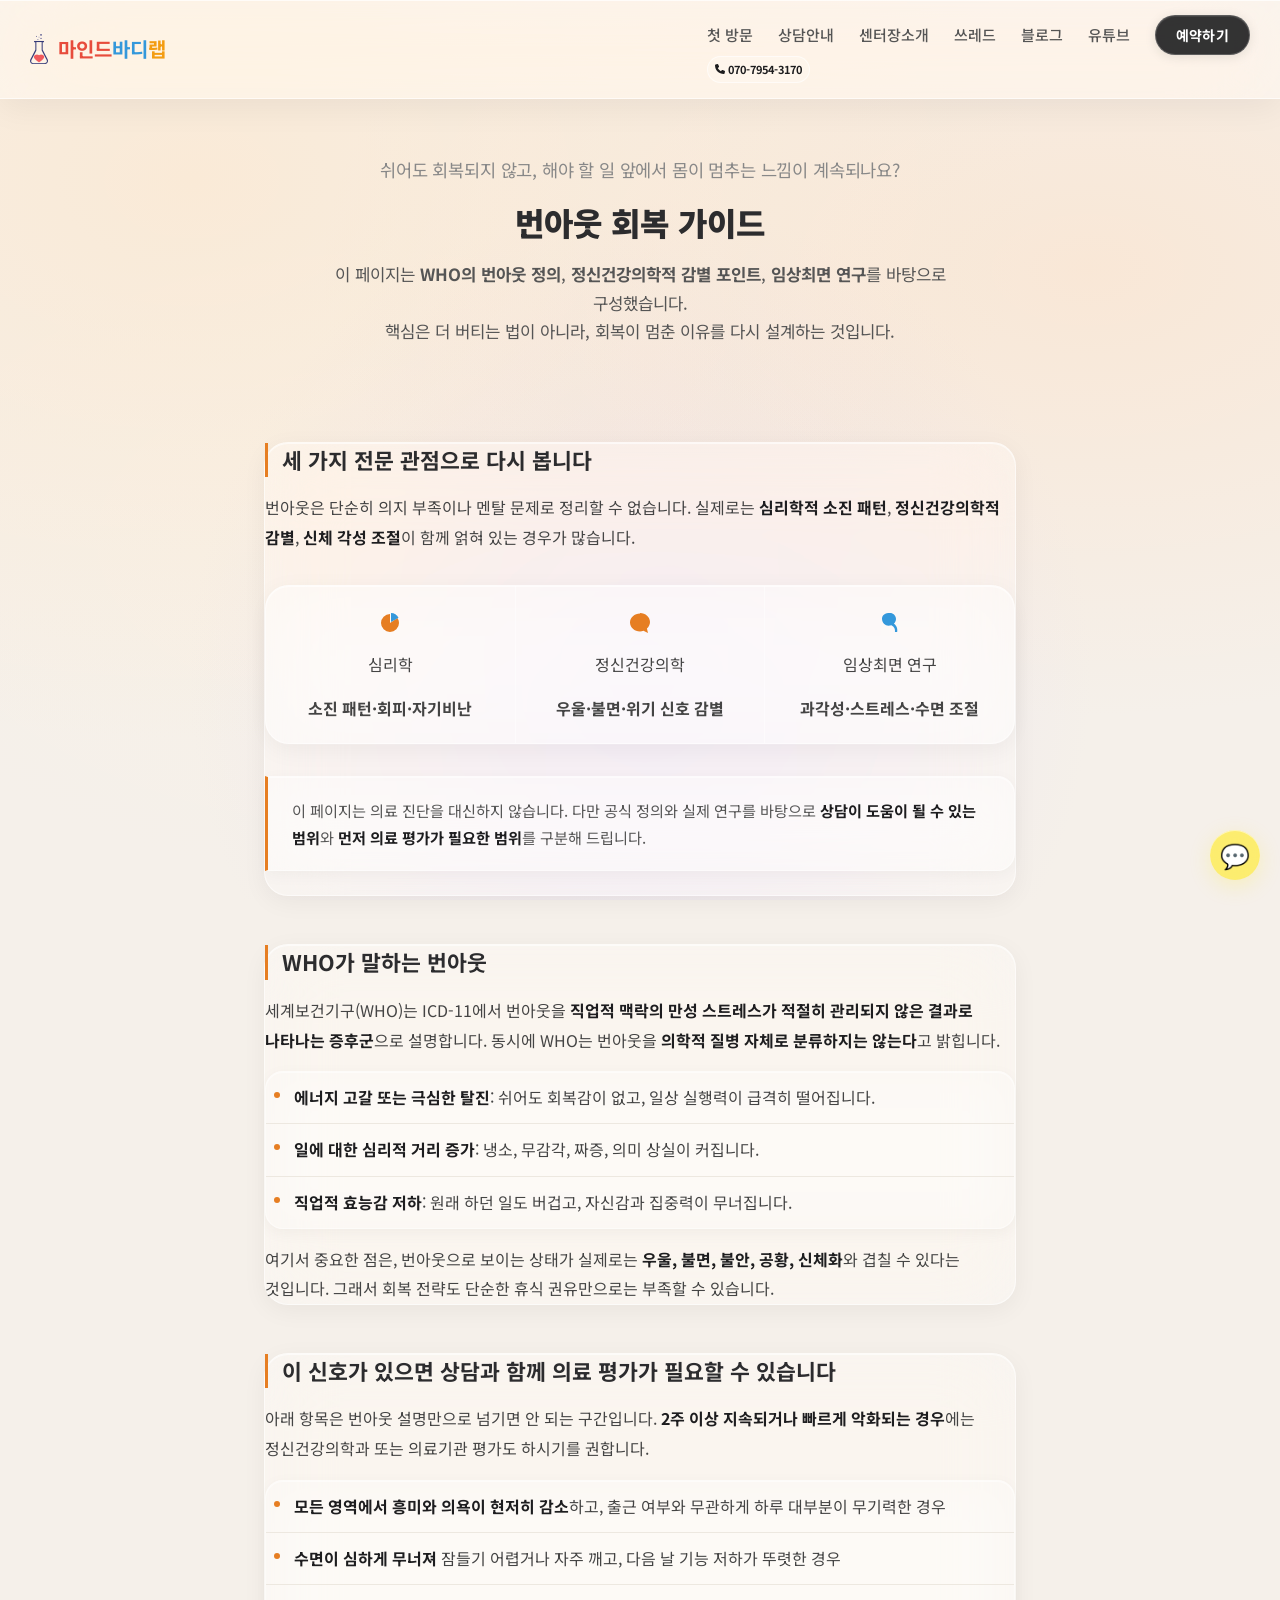
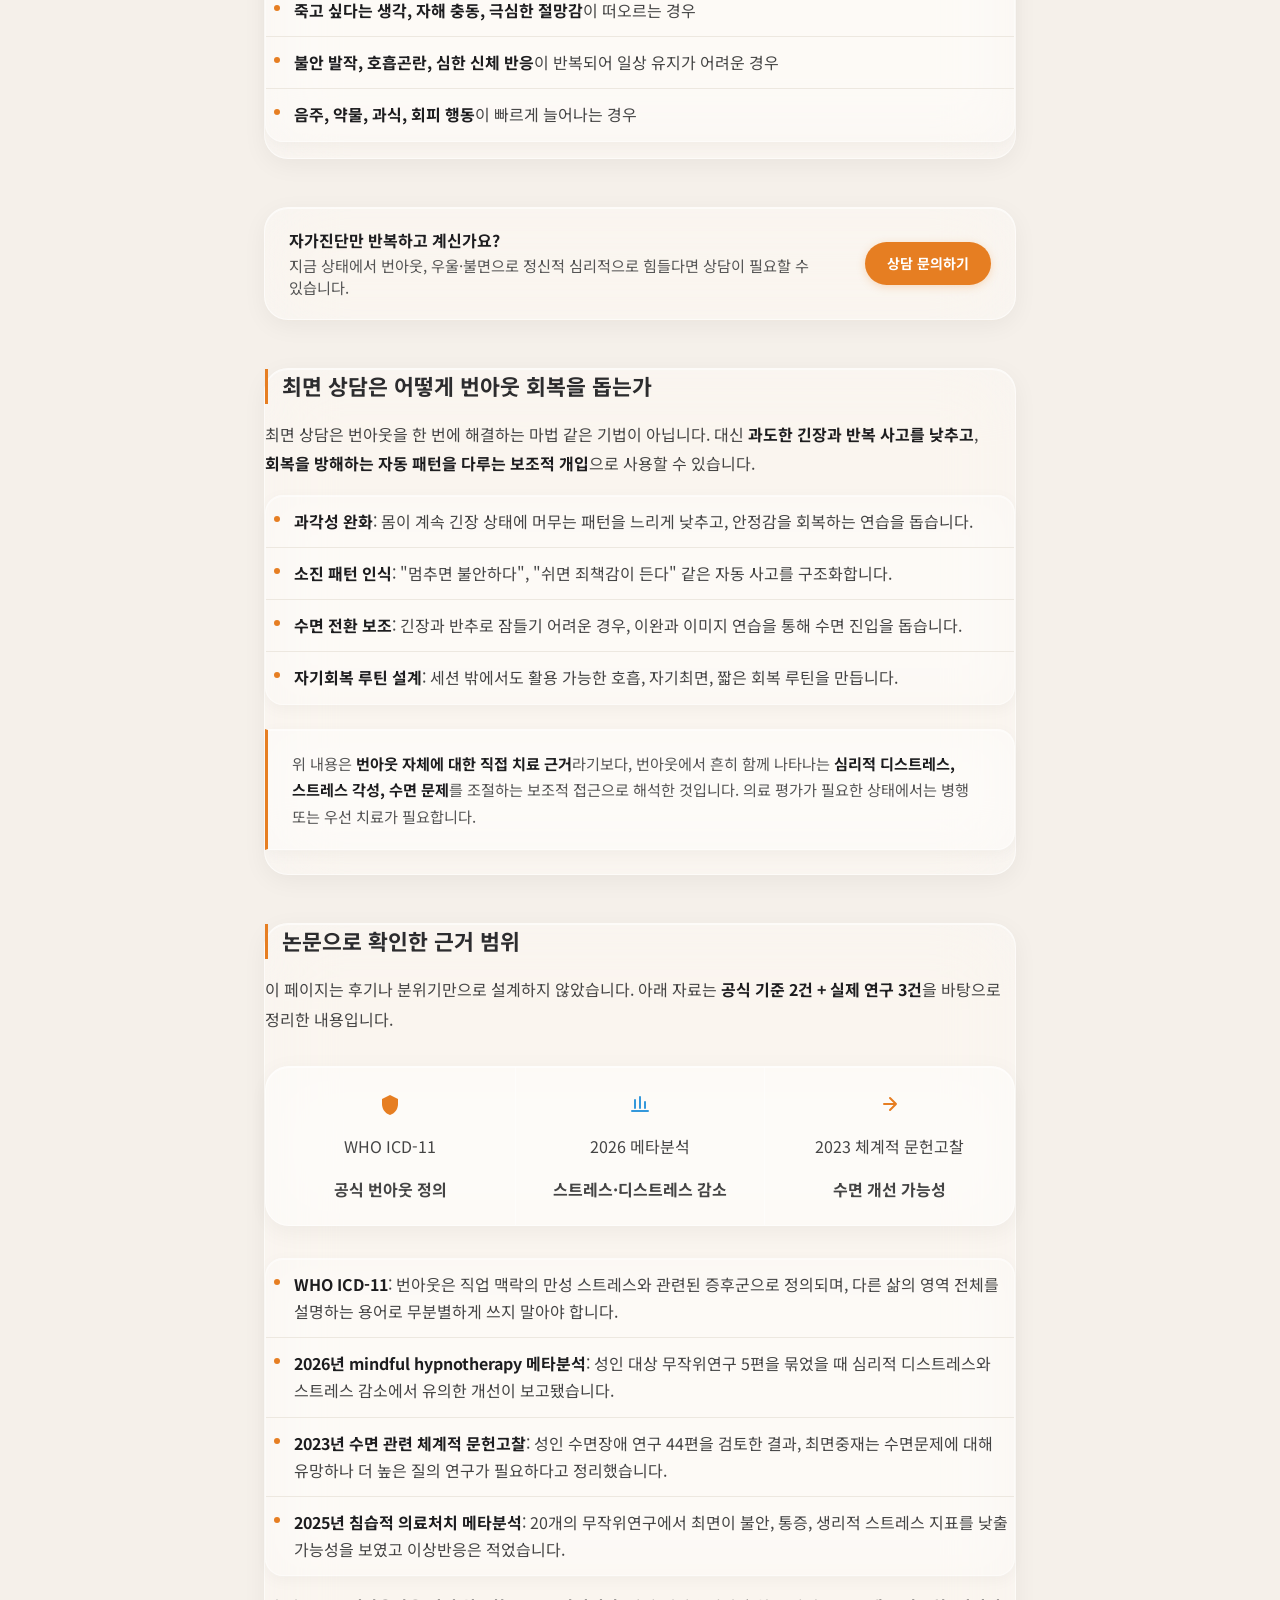
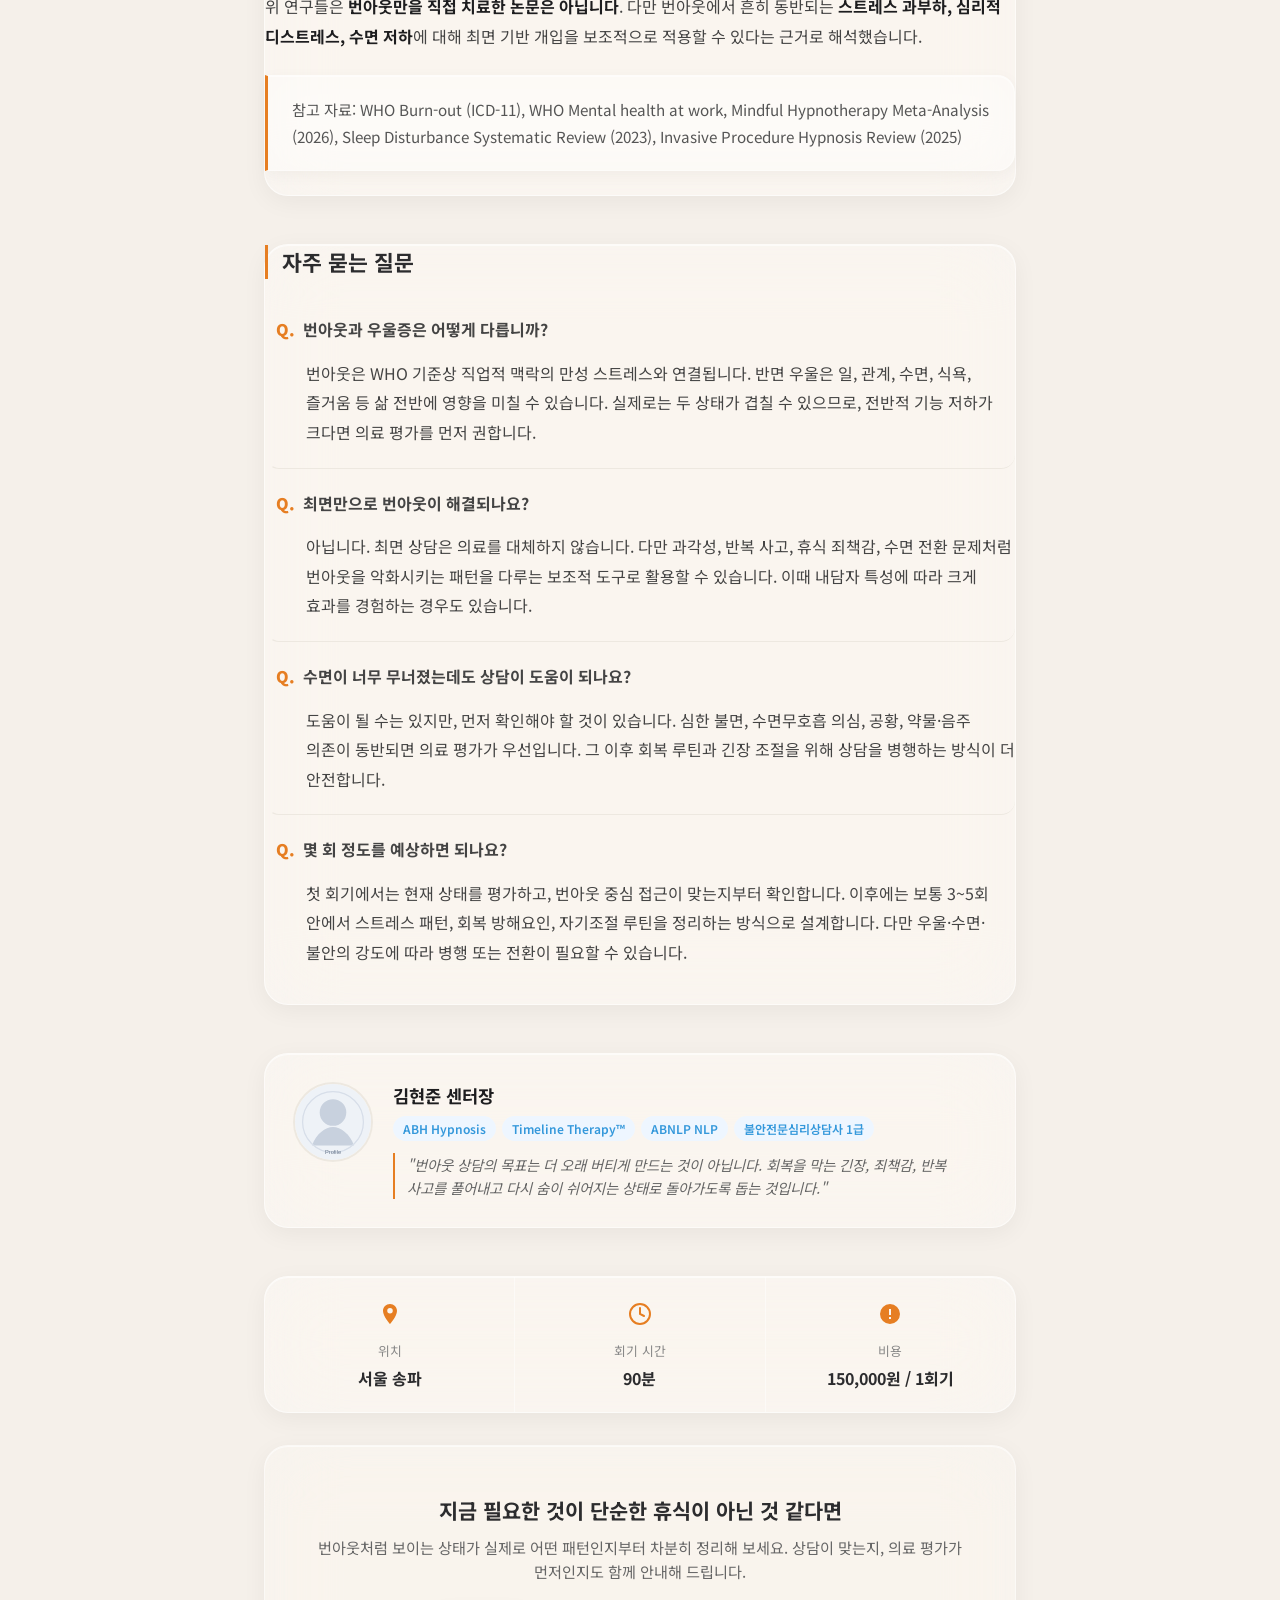
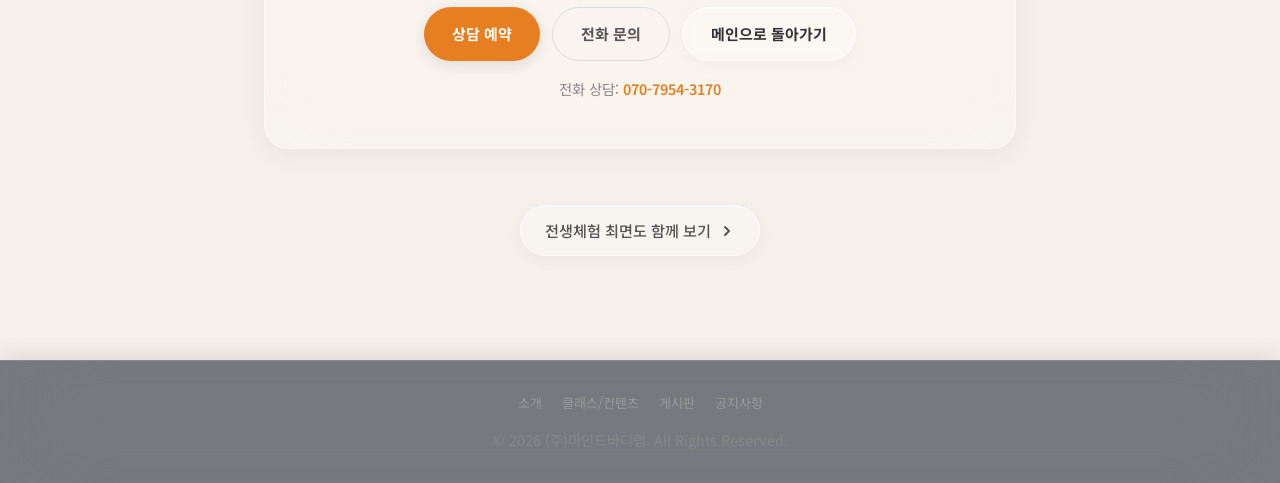
<file: burnout/index.html>
<!DOCTYPE html>
<html lang="ko">

<head>
    <!-- Google Tag Manager -->
    <script>(function(w,d,s,l,i){w[l]=w[l]||[];w[l].push({'gtm.start':
    new Date().getTime(),event:'gtm.js'});var f=d.getElementsByTagName(s)[0],
    j=d.createElement(s),dl=l!='dataLayer'?'&l='+l:'';j.async=true;j.src=
    'https://www.googletagmanager.com/gtm.js?id='+i+dl;f.parentNode.insertBefore(j,f);
    })(window,document,'script','dataLayer','GTM-NXVLC5NW');</script>
    <!-- End Google Tag Manager -->

    <!-- Google tag (gtag.js) -->
    <script async src="https://www.googletagmanager.com/gtag/js?id=G-MT1JPHGLQJ"></script>
    <script>
        window.dataLayer = window.dataLayer || [];
        function gtag() { dataLayer.push(arguments); }
        gtag('js', new Date());
        gtag('config', 'G-MT1JPHGLQJ');
    </script>

    <meta charset="UTF-8">
    <meta name="viewport" content="width=device-width, initial-scale=1.0">
    <title>번아웃 회복 가이드 | 마인드바디랩 최면상담센터</title>
    <meta name="description"
        content="WHO 기준 번아웃 정의, 우울·위기 신호, 심리학·정신건강의학·임상최면 연구를 바탕으로 한 번아웃 회복 접근을 안내합니다.">
    <meta name="keywords" content="번아웃, 번아웃 증상, 번아웃 상담, 번아웃 회복, 최면상담, 최면치료, 심리상담, 스트레스, 수면문제, 마인드바디랩">
    <link rel="shortcut icon" href="/images/favicon.ico">
    <link rel="apple-touch-icon" href="/images/favicon.ico">
    <meta property="og:title" content="번아웃 회복 가이드 | 마인드바디랩">
    <meta property="og:description" content="공식 정의와 실제 연구를 바탕으로, 번아웃의 신호와 감별 포인트, 최면상담의 보조적 활용 범위를 정리했습니다.">
    <meta property="og:image" content="https://www.mindbodylab.kr/images/og-image.png">
    <meta property="og:url" content="https://www.mindbodylab.kr/burnout/">
    <meta property="og:type" content="article">
    <link rel="canonical" href="https://www.mindbodylab.kr/burnout/">

    <script type="application/ld+json">
    {
        "@context": "https://schema.org",
        "@type": "Article",
        "headline": "번아웃 회복 가이드",
        "description": "WHO 기준 번아웃 정의, 우울·위기 신호, 심리학·정신건강의학·임상최면 연구를 바탕으로 한 번아웃 회복 접근을 안내합니다.",
        "author": {
            "@type": "Organization",
            "name": "마인드바디랩 최면상담센터"
        },
        "publisher": {
            "@type": "Organization",
            "name": "마인드바디랩 최면상담센터",
            "url": "https://www.mindbodylab.kr"
        }
    }
    </script>

    <style>
        /* 초기 렌더링용 최소 스타일 */
        * { margin: 0; padding: 0; box-sizing: border-box; }
        html { scroll-behavior: smooth; scroll-padding-top: 80px; -webkit-text-size-adjust: 100%; }
        body {
            margin: 0;
            font-family: -apple-system, BlinkMacSystemFont, 'Segoe UI', 'Malgun Gothic', sans-serif;
            color: #333;
            line-height: 1.6;
            overflow-x: hidden;
            background-color: #fdfdfd;
            word-break: keep-all;
            word-wrap: break-word;
            overflow-wrap: break-word;
            line-break: strict;
            -webkit-font-smoothing: antialiased;
            -moz-osx-font-smoothing: grayscale;
        }
        a { text-decoration: none; color: inherit; }
        ul { list-style: none; margin: 0; padding: 0; }
        header {
            display: flex;
            justify-content: space-between;
            align-items: center;
            padding: 15px 30px;
            background-color: #fff;
            border-bottom: 1px solid #eee;
            box-shadow: 0 2px 4px rgba(0, 0, 0, 0.05);
            position: sticky;
            top: 0;
            width: 100%;
            z-index: 1000;
        }
        .header-left .logo {
            display: flex;
            align-items: center;
            font-weight: bold;
            font-size: 20px;
            color: #333;
        }
        .header-left .logo img { height: 30px; margin-right: 10px; }
        .logo-red { color: #e74c3c; }
        .logo-blue { color: #3498db; }
        .logo-orange { color: #f39c12; }
        .desktop-nav ul { display: flex; align-items: center; }
        .desktop-nav ul li { margin-right: 25px; }
        .desktop-nav ul li:last-child { margin-right: 0; }
        .desktop-nav ul li a {
            display: block;
            padding: 5px 0;
            font-size: 15px;
            font-weight: 500;
            color: #555;
            transition: color 0.3s ease;
        }
        .desktop-nav ul li a:hover { color: #007bff; }
        .hamburger-menu {
            display: none;
            background: none;
            border: none;
            cursor: pointer;
            padding: 10px;
            font-size: 24px;
            color: #555;
            z-index: 1100;
        }
        .sub-hook__subtitle,
        .sub-section p,
        .sub-note,
        .sub-faq__a,
        .sub-cta__desc {
            line-break: strict;
        }
        @media (max-width: 768px) {
            .desktop-nav { display: none; }
            .hamburger-menu { display: block; }
            header { padding: 15px 20px; }
        }
    </style>

    <!-- 폰트 로딩 -->
    <link rel="preconnect" href="https://fonts.googleapis.com">
    <link rel="preconnect" href="https://fonts.gstatic.com" crossorigin>
    <link href="https://fonts.googleapis.com/css2?family=Noto+Sans+KR:wght@400;500;700;900&display=swap"
        rel="stylesheet" media="print"
        onload="this.media='all'; document.body.style.fontFamily='Noto Sans KR, sans-serif';">

    <!-- 공통/서브 페이지 CSS -->
    <link rel="stylesheet" href="/css/styles.css" media="print" onload="this.media='all'">
    <noscript><link rel="stylesheet" href="/css/styles.css"></noscript>
    <link rel="stylesheet" href="/css/subpage.css" media="print" onload="this.media='all'">
    <noscript><link rel="stylesheet" href="/css/subpage.css"></noscript>
    <link rel="stylesheet" href="/burnout/burnout.css" media="print" onload="this.media='all'">
    <noscript><link rel="stylesheet" href="/burnout/burnout.css"></noscript>
    <link rel="stylesheet" href="/css/liquid-glass.css" media="print" onload="this.media='all'">
    <noscript><link rel="stylesheet" href="/css/liquid-glass.css"></noscript>

    <!-- 네이버 애널리틱스 -->
    <script type="text/javascript" src="//wcs.naver.net/wcslog.js"></script>
    <script type="text/javascript">
        if (!wcs_add) var wcs_add = {};
        wcs_add["wa"] = "s_18b747d78924";
        if (!_nasa) var _nasa = {};
        if (window.wcs) {
            wcs.inflow();
            wcs_do();
        }
    </script>
</head>

<body class="subpage-warm">
    <!-- Google Tag Manager (noscript) -->
    <noscript><iframe src="https://www.googletagmanager.com/ns.html?id=GTM-NXVLC5NW"
    height="0" width="0" style="display:none;visibility:hidden"></iframe></noscript>
    <!-- End Google Tag Manager (noscript) -->
    <a href="#main-content" class="skip-link">본문으로 바로가기</a>

    <header>
        <div class="header-left">
            <a href="/" class="logo">
                <img src="/images/mindbodylab_icon.png" alt="MindbodyLab Icon"
                    onerror="this.onerror=null; this.src='https://placehold.co/100x100?text=Logo';">
                <span class="logo-text">
                    <span class="logo-red">마인드</span><span class="logo-blue">바디</span><span class="logo-orange">랩</span>
                </span>
            </a>
        </div>
        <div class="header-right">
            <nav class="desktop-nav">
                <ul>
                    <li><a href="/#conversion-core">첫 방문</a></li>
                    <li><a href="/#guide">상담안내</a></li>
                    <li><a href="/#director">센터장소개</a></li>
                    <li><a href="https://tinyurl.com/mvpnkxfc" target="_blank" rel="noopener" data-gnb="threds">쓰레드</a></li>
                    <li><a href="https://tinyurl.com/mrh4kwne" target="_blank" rel="noopener" data-gnb="blog">블로그</a></li>
                    <li><a href="https://tinyurl.com/5ffnfaws" target="_blank" rel="noopener" data-gnb="youtube">유튜브</a></li>
                    <li><a href="https://tinyurl.com/mwfb2zxx" target="_blank" rel="noopener" class="gnb-cta-btn" data-cta="gnb_reserve">예약하기</a></li>
                </ul>
            </nav>
            <a href="tel:070-7954-3170" class="header-call-btn" aria-label="전화 문의">
                <svg width="16" height="16" viewBox="0 0 512 512" fill="currentColor" aria-hidden="true"><path d="M164.9 24.6c-7.7-18.6-28-28.5-47.4-23.2l-88 24C12.1 30.2 0 46 0 64C0 311.4 200.6 512 448 512c18 0 33.8-12.1 38.6-29.5l24-88c5.3-19.4-4.6-39.7-23.2-47.4l-96-40c-16.3-6.8-35.2-2.1-46.3 11.6L304.7 368C234.3 334.7 177.3 277.7 144 207.3L193.3 167c13.7-11.2 18.4-30 11.6-46.3l-40-96z"/></svg>
                <span class="desktop-only-text">070-7954-3170</span>
            </a>
            <button class="hamburger-menu" id="hamburgerMenu"
                    aria-label="메뉴 열기" aria-expanded="false" aria-controls="mobileNavOverlay">
                <svg width="18" height="18" viewBox="0 0 448 512" fill="currentColor" aria-hidden="true"><path d="M0 96C0 78.3 14.3 64 32 64H416c17.7 0 32 14.3 32 32s-14.3 32-32 32H32C14.3 128 0 113.7 0 96zM0 256c0-17.7 14.3-32 32-32H416c17.7 0 32 14.3 32 32s-14.3 32-32 32H32c-17.7 0-32-14.3-32-32zM448 416c0 17.7-14.3 32-32 32H32c-17.7 0-32-14.3-32-32s14.3-32 32-32H416c17.7 0 32 14.3 32 32z"/></svg>
            </button>
        </div>
    </header>

    <div class="mobile-nav-overlay" id="mobileNavOverlay">
        <button class="close-menu" id="closeMenu" aria-label="메뉴 닫기">
            <svg width="18" height="18" viewBox="0 0 384 512" fill="currentColor" aria-hidden="true"><path d="M342.6 150.6c12.5-12.5 12.5-32.8 0-45.3s-32.8-12.5-45.3 0L192 210.7 86.6 105.4c-12.5-12.5-32.8-12.5-45.3 0s-12.5 32.8 0 45.3L146.7 256 41.4 361.4c-12.5 12.5-12.5 32.8 0 45.3s32.8 12.5 45.3 0L192 301.3 297.4 406.6c12.5 12.5 32.8 12.5 45.3 0s-12.5-32.8 0-45.3L237.3 256 342.6 150.6z"/></svg>
        </button>
        <nav>
            <ul>
                <li><a href="/#conversion-core">첫 방문</a></li>
                <li><a href="/#guide">상담안내</a></li>
                <li><a href="/#director">센터장소개</a></li>
                <li class="mobile-nav-divider" role="separator"></li>
                <li><a href="https://tinyurl.com/58tp8rtr" target="_blank" rel="noopener" data-gnb="threads">쓰레드 <span class="external-icon" aria-label="새 탭에서 열기">↗</span></a></li>
                <li><a href="https://tinyurl.com/8smeynp4" target="_blank" rel="noopener" data-gnb="blog">블로그 <span class="external-icon" aria-label="새 탭에서 열기">↗</span></a></li>
                <li><a href="https://tinyurl.com/5ffnfaws" target="_blank" rel="noopener" data-gnb="youtube">유튜브 <span class="external-icon" aria-label="새 탭에서 열기">↗</span></a></li>
                <li><a href="https://tinyurl.com/44rtrms7" target="_blank" rel="noopener" class="gnb-cta-btn" data-cta="mobile_gnb_reserve">예약하기</a></li>
            </ul>
        </nav>
    </div>

        <!-- Hero -->
    <section class="sub-hook">
        <div class="sub-hook__inner">
            <p class="sub-hook__lead">
                쉬어도 회복되지 않고, 해야 할 일 앞에서 몸이 멈추는 느낌이 계속되나요?
            </p>
            <h1 class="sub-hook__title">번아웃 회복 가이드</h1>
            <p class="sub-hook__subtitle">
                이 페이지는 <strong>WHO의 번아웃 정의</strong>, <strong>정신건강의학적 감별 포인트</strong>,
                <strong>임상최면 연구</strong>를 바탕으로 구성했습니다.<br>
                핵심은 더 버티는 법이 아니라, 회복이 멈춘 이유를 다시 설계하는 것입니다.
            </p>
        </div>
    </section>

    <main id="main-content" class="sub-article">
        <!-- Expert Framework -->
        <section class="sub-section scroll-reveal">
            <h2 class="sub-section__title">세 가지 전문 관점으로 다시 봅니다</h2>
            <p>
                번아웃은 단순히 의지 부족이나 멘탈 문제로 정리할 수 없습니다.
                실제로는 <strong>심리학적 소진 패턴</strong>, <strong>정신건강의학적 감별</strong>,
                <strong>신체 각성 조절</strong>이 함께 얽혀 있는 경우가 많습니다.
            </p>
            <div class="sub-info-card">
                <div class="sub-info-card__item">
                    <div class="sub-info-card__icon">
                        <svg width="24" height="24" viewBox="0 0 24 24" fill="none" aria-hidden="true"><path d="M12 3a9 9 0 1 0 9 9c0-1.88-.58-3.62-1.57-5.05L12 12V3z" fill="#e67e22"/><path d="M13 2.05V11l7.54-4.35A9 9 0 0 0 13 2.05z" fill="#3498db"/></svg>
                    </div>
                    <p class="sub-info-card__label">심리학</p>
                    <p class="sub-info-card__value">소진 패턴·회피·자기비난</p>
                </div>
                <div class="sub-info-card__item">
                    <div class="sub-info-card__icon">
                        <svg width="24" height="24" viewBox="0 0 24 24" fill="none" aria-hidden="true"><path d="M12 2c5.52 0 10 4.03 10 9 0 2.54-1.18 4.84-3.07 6.47L20 22l-4.55-2.13c-1.08.36-2.23.55-3.45.55-5.52 0-10-4.03-10-9s4.48-9 10-9z" fill="#e67e22"/></svg>
                    </div>
                    <p class="sub-info-card__label">정신건강의학</p>
                    <p class="sub-info-card__value">우울·불면·위기 신호 감별</p>
                </div>
                <div class="sub-info-card__item">
                    <div class="sub-info-card__icon">
                        <svg width="24" height="24" viewBox="0 0 24 24" fill="none" aria-hidden="true"><path d="M12 2c3.31 0 6 2.69 6 6 0 1.82-.82 3.45-2.1 4.55.97.67 1.78 1.57 2.36 2.63.97 1.75 1.29 3.75.89 5.82h-2.2c.46-2.86-.77-5.17-3.54-6.67-.9.31-1.86.47-2.91.47C7.14 14.8 4 11.66 4 7.8S7.14 2 12 2z" fill="#3498db"/></svg>
                    </div>
                    <p class="sub-info-card__label">임상최면 연구</p>
                    <p class="sub-info-card__value">과각성·스트레스·수면 조절</p>
                </div>
            </div>
            <div class="sub-note">
                이 페이지는 의료 진단을 대신하지 않습니다. 다만 공식 정의와 실제 연구를 바탕으로
                <strong>상담이 도움이 될 수 있는 범위</strong>와 <strong>먼저 의료 평가가 필요한 범위</strong>를 구분해 드립니다.
            </div>
        </section>

        <!-- WHO Burnout Definition -->
        <section class="sub-section scroll-reveal">
            <h2 class="sub-section__title">WHO가 말하는 번아웃</h2>
            <p>
                세계보건기구(WHO)는 ICD-11에서 번아웃을
                <strong>직업적 맥락의 만성 스트레스가 적절히 관리되지 않은 결과로 나타나는 증후군</strong>으로 설명합니다.
                동시에 WHO는 번아웃을 <strong>의학적 질병 자체로 분류하지는 않는다</strong>고 밝힙니다.
            </p>
            <ul class="sub-list">
                <li><strong>에너지 고갈 또는 극심한 탈진</strong>: 쉬어도 회복감이 없고, 일상 실행력이 급격히 떨어집니다.</li>
                <li><strong>일에 대한 심리적 거리 증가</strong>: 냉소, 무감각, 짜증, 의미 상실이 커집니다.</li>
                <li><strong>직업적 효능감 저하</strong>: 원래 하던 일도 버겁고, 자신감과 집중력이 무너집니다.</li>
            </ul>
            <p>
                여기서 중요한 점은, 번아웃으로 보이는 상태가 실제로는 <strong>우울, 불면, 불안, 공황, 신체화</strong>와 겹칠 수 있다는 것입니다.
                그래서 회복 전략도 단순한 휴식 권유만으로는 부족할 수 있습니다.
            </p>
        </section>

        <!-- Warning Signs -->
        <section class="sub-section scroll-reveal">
            <h2 class="sub-section__title">이 신호가 있으면 상담과 함께 의료 평가가 필요할 수 있습니다</h2>
            <p>
                아래 항목은 번아웃 설명만으로 넘기면 안 되는 구간입니다.
                <strong>2주 이상 지속되거나 빠르게 악화되는 경우</strong>에는 정신건강의학과 또는 의료기관 평가도 하시기를 권합니다.
            </p>
            <ul class="sub-list">
                <li><strong>모든 영역에서 흥미와 의욕이 현저히 감소</strong>하고, 출근 여부와 무관하게 하루 대부분이 무기력한 경우</li>
                <li><strong>수면이 심하게 무너져</strong> 잠들기 어렵거나 자주 깨고, 다음 날 기능 저하가 뚜렷한 경우</li>
                <li><strong>죽고 싶다는 생각, 자해 충동, 극심한 절망감</strong>이 떠오르는 경우</li>
                <li><strong>불안 발작, 호흡곤란, 심한 신체 반응</strong>이 반복되어 일상 유지가 어려운 경우</li>
                <li><strong>음주, 약물, 과식, 회피 행동</strong>이 빠르게 늘어나는 경우</li>
            </ul>      
        </section>

        <!-- Mid CTA -->
        <div class="sub-mid-cta scroll-reveal">
            <div class="sub-mid-cta__text">
                <strong>자가진단만 반복하고 계신가요?</strong>
                지금 상태에서 번아웃, 우울·불면으로 정신적 심리적으로 힘들다면 상담이 필요할 수 있습니다.
            </div>
            <a href="https://tinyurl.com/mwfb2zxx" target="_blank" rel="noopener"
               class="sub-mid-cta__link" data-cta="sub_mid_reserve_burnout">
                상담 문의하기
            </a>
        </div>

        <!-- Hypnosis Approach -->
        <section class="sub-section scroll-reveal">
            <h2 class="sub-section__title">최면 상담은 어떻게 번아웃 회복을 돕는가</h2>
            <p>
                최면 상담은 번아웃을 한 번에 해결하는 마법 같은 기법이 아닙니다.
                대신 <strong>과도한 긴장과 반복 사고를 낮추고</strong>, <strong>회복을 방해하는 자동 패턴을 다루는 보조적 개입</strong>으로 사용할 수 있습니다.
            </p>
            <ul class="sub-list">
                <li><strong>과각성 완화</strong>: 몸이 계속 긴장 상태에 머무는 패턴을 느리게 낮추고, 안정감을 회복하는 연습을 돕습니다.</li>
                <li><strong>소진 패턴 인식</strong>: "멈추면 불안하다", "쉬면 죄책감이 든다" 같은 자동 사고를 구조화합니다.</li>
                <li><strong>수면 전환 보조</strong>: 긴장과 반추로 잠들기 어려운 경우, 이완과 이미지 연습을 통해 수면 진입을 돕습니다.</li>
                <li><strong>자기회복 루틴 설계</strong>: 세션 밖에서도 활용 가능한 호흡, 자기최면, 짧은 회복 루틴을 만듭니다.</li>
            </ul>
            <div class="sub-note">
                위 내용은 <strong>번아웃 자체에 대한 직접 치료 근거</strong>라기보다,
                번아웃에서 흔히 함께 나타나는 <strong>심리적 디스트레스, 스트레스 각성, 수면 문제</strong>를 조절하는 보조적 접근으로 해석한 것입니다.
                의료 평가가 필요한 상태에서는 병행 또는 우선 치료가 필요합니다.
            </div>
        </section>

        <!-- Research and Social Proof -->
        <section class="sub-section scroll-reveal">
            <h2 class="sub-section__title">논문으로 확인한 근거 범위</h2>
            <p>
                이 페이지는 후기나 분위기만으로 설계하지 않았습니다.
                아래 자료는 <strong>공식 기준 2건 + 실제 연구 3건</strong>을 바탕으로 정리한 내용입니다.
            </p>
            <div class="sub-info-card">
                <div class="sub-info-card__item">
                    <div class="sub-info-card__icon">
                        <svg width="24" height="24" viewBox="0 0 24 24" fill="none" aria-hidden="true"><path d="M12 3l8 4v5c0 5.25-3.44 9.52-8 11-4.56-1.48-8-5.75-8-11V7l8-4z" fill="#e67e22"/></svg>
                    </div>
                    <p class="sub-info-card__label">WHO ICD-11</p>
                    <p class="sub-info-card__value">공식 번아웃 정의</p>
                </div>
                <div class="sub-info-card__item">
                    <div class="sub-info-card__icon">
                        <svg width="24" height="24" viewBox="0 0 24 24" fill="none" aria-hidden="true"><path d="M4 19h16M7 16V8m5 8V5m5 11v-6" stroke="#3498db" stroke-width="2" stroke-linecap="round"/></svg>
                    </div>
                    <p class="sub-info-card__label">2026 메타분석</p>
                    <p class="sub-info-card__value">스트레스·디스트레스 감소</p>
                </div>
                <div class="sub-info-card__item">
                    <div class="sub-info-card__icon">
                        <svg width="24" height="24" viewBox="0 0 24 24" fill="none" aria-hidden="true"><path d="M6 12h12M12 6l6 6-6 6" stroke="#e67e22" stroke-width="2" stroke-linecap="round" stroke-linejoin="round"/></svg>
                    </div>
                    <p class="sub-info-card__label">2023 체계적 문헌고찰</p>
                    <p class="sub-info-card__value">수면 개선 가능성</p>
                </div>
            </div>
            <ul class="sub-list">
                <li>
                    <strong>WHO ICD-11</strong>:
                    번아웃은 직업 맥락의 만성 스트레스와 관련된 증후군으로 정의되며,
                    다른 삶의 영역 전체를 설명하는 용어로 무분별하게 쓰지 말아야 합니다.
                </li>
                <li>
                    <strong>2026년 mindful hypnotherapy 메타분석</strong>:
                    성인 대상 무작위연구 5편을 묶었을 때 심리적 디스트레스와 스트레스 감소에서 유의한 개선이 보고됐습니다.
                </li>
                <li>
                    <strong>2023년 수면 관련 체계적 문헌고찰</strong>:
                    성인 수면장애 연구 44편을 검토한 결과, 최면중재는 수면문제에 대해 유망하나 더 높은 질의 연구가 필요하다고 정리했습니다.
                </li>
                <li>
                    <strong>2025년 침습적 의료처치 메타분석</strong>:
                    20개의 무작위연구에서 최면이 불안, 통증, 생리적 스트레스 지표를 낮출 가능성을 보였고 이상반응은 적었습니다.
                </li>
            </ul>
            <p>
                위 연구들은 <strong>번아웃만을 직접 치료한 논문은 아닙니다</strong>.
                다만 번아웃에서 흔히 동반되는 <strong>스트레스 과부하, 심리적 디스트레스, 수면 저하</strong>에 대해
                최면 기반 개입을 보조적으로 적용할 수 있다는 근거로 해석했습니다.
            </p>
            <div class="sub-note">
                참고 자료:
                <a href="https://www.who.int/news/item/28-05-2019-burn-out-an-occupational-phenomenon-international-classification-of-diseases" target="_blank" rel="noopener">WHO Burn-out (ICD-11)</a>,
                <a href="https://www.who.int/news-room/fact-sheets/detail/mental-health-at-work" target="_blank" rel="noopener">WHO Mental health at work</a>,
                <a href="https://www.mdpi.com/2076-328X/16/1/107" target="_blank" rel="noopener">Mindful Hypnotherapy Meta-Analysis (2026)</a>,
                <a href="https://pubmed.ncbi.nlm.nih.gov/37399315/" target="_blank" rel="noopener">Sleep Disturbance Systematic Review (2023)</a>,
                <a href="https://www.sciencedirect.com/science/article/pii/S0022399925000819" target="_blank" rel="noopener">Invasive Procedure Hypnosis Review (2025)</a>
            </div>
        </section>

        <!-- FAQ -->
        <section class="sub-section scroll-reveal">
            <h2 class="sub-section__title">자주 묻는 질문</h2>
            <div class="sub-faq">
                <div class="sub-faq__item">
                    <p class="sub-faq__q">번아웃과 우울증은 어떻게 다릅니까?</p>
                    <p class="sub-faq__a">
                        번아웃은 WHO 기준상 직업적 맥락의 만성 스트레스와 연결됩니다.
                        반면 우울은 일, 관계, 수면, 식욕, 즐거움 등 삶 전반에 영향을 미칠 수 있습니다.
                        실제로는 두 상태가 겹칠 수 있으므로, 전반적 기능 저하가 크다면 의료 평가를 먼저 권합니다.
                    </p>
                </div>
                <div class="sub-faq__item">
                    <p class="sub-faq__q">최면만으로 번아웃이 해결되나요?</p>
                    <p class="sub-faq__a">
                        아닙니다. 최면 상담은 의료를 대체하지 않습니다.
                        다만 과각성, 반복 사고, 휴식 죄책감, 수면 전환 문제처럼 번아웃을 악화시키는 패턴을 다루는 보조적 도구로 활용할 수 있습니다. 이때 내담자 특성에 따라 크게 효과를 경험하는 경우도 있습니다.
                    </p>
                </div>
                <div class="sub-faq__item">
                    <p class="sub-faq__q">수면이 너무 무너졌는데도 상담이 도움이 되나요?</p>
                    <p class="sub-faq__a">
                        도움이 될 수는 있지만, 먼저 확인해야 할 것이 있습니다.
                        심한 불면, 수면무호흡 의심, 공황, 약물·음주 의존이 동반되면 의료 평가가 우선입니다.
                        그 이후 회복 루틴과 긴장 조절을 위해 상담을 병행하는 방식이 더 안전합니다.
                    </p>
                </div>
                <div class="sub-faq__item">
                    <p class="sub-faq__q">몇 회 정도를 예상하면 되나요?</p>
                    <p class="sub-faq__a">
                        첫 회기에서는 현재 상태를 평가하고, 번아웃 중심 접근이 맞는지부터 확인합니다.
                        이후에는 보통 3~5회 안에서 스트레스 패턴, 회복 방해요인, 자기조절 루틴을 정리하는 방식으로 설계합니다.
                        다만 우울·수면·불안의 강도에 따라 병행 또는 전환이 필요할 수 있습니다.
                    </p>
                </div>
            </div>
        </section>

        <!-- Director -->
        <div class="sub-director scroll-reveal">
            <img src="/images/director-placeholder.svg" alt="김현준 센터장"
                 class="sub-director__photo">
            <div class="sub-director__info">
                <p class="sub-director__name">김현준 센터장</p>
                <div class="sub-director__creds">
                    <span class="sub-director__badge">ABH Hypnosis</span>
                    <span class="sub-director__badge">Timeline Therapy™</span>
                    <span class="sub-director__badge">ABNLP NLP</span>
                    <span class="sub-director__badge">불안전문심리상담사 1급</span>
                </div>
                <p class="sub-director__quote">
                    "번아웃 상담의 목표는 더 오래 버티게 만드는 것이 아닙니다.
                    회복을 막는 긴장, 죄책감, 반복 사고를 풀어내고 다시 숨이 쉬어지는 상태로 돌아가도록 돕는 것입니다."
                </p>
            </div>
        </div>

        <!-- Practical Info -->
        <div class="sub-info-card scroll-reveal">
            <div class="sub-info-card__item">
                <div class="sub-info-card__icon">
                    <svg width="24" height="24" viewBox="0 0 24 24" fill="none" aria-hidden="true"><path d="M12 2C8.13 2 5 5.13 5 9c0 5.25 7 13 7 13s7-7.75 7-13c0-3.87-3.13-7-7-7zm0 9.5A2.5 2.5 0 1 1 12 6a2.5 2.5 0 0 1 0 5.5z" fill="#e67e22"/></svg>
                </div>
                <p class="sub-info-card__label">위치</p>
                <p class="sub-info-card__value">서울 송파</p>
            </div>
            <div class="sub-info-card__item">
                <div class="sub-info-card__icon">
                    <svg width="24" height="24" viewBox="0 0 24 24" fill="none" aria-hidden="true"><circle cx="12" cy="12" r="10" stroke="#e67e22" stroke-width="2"/><path d="M12 6v6l4 2" stroke="#e67e22" stroke-width="2" stroke-linecap="round"/></svg>
                </div>
                <p class="sub-info-card__label">회기 시간</p>
                <p class="sub-info-card__value">90분</p>
            </div>
            <div class="sub-info-card__item">
                <div class="sub-info-card__icon">
                    <svg width="24" height="24" viewBox="0 0 24 24" fill="none" aria-hidden="true"><path d="M12 2a10 10 0 1 0 0 20 10 10 0 0 0 0-20zm1 15h-2v-2h2v2zm0-4h-2V7h2v6z" fill="#e67e22"/></svg>
                </div>
                <p class="sub-info-card__label">비용</p>
                <p class="sub-info-card__value">150,000원 / 1회기</p>
            </div>
        </div>

        <!-- Final CTA -->
        <div class="sub-cta scroll-reveal">
            <p class="sub-cta__title">지금 필요한 것이 단순한 휴식이 아닌 것 같다면</p>
            <p class="sub-cta__desc">
                번아웃처럼 보이는 상태가 실제로 어떤 패턴인지부터 차분히 정리해 보세요.
                상담이 맞는지, 의료 평가가 먼저인지도 함께 안내해 드립니다.
            </p>
            <div class="sub-cta__buttons">
                <a href="https://tinyurl.com/mwfb2zxx" target="_blank" rel="noopener"
                   class="sub-cta__btn sub-cta__btn--primary" data-cta="sub_bottom_reserve_burnout">
                    상담 예약
                </a>
                <a href="tel:070-7954-3170"
                   class="sub-cta__btn sub-cta__btn--ghost" data-cta="sub_bottom_call_burnout">
                    전화 문의
                </a>
                <a href="/" class="sub-cta__btn sub-cta__btn--secondary">
                    메인으로 돌아가기
                </a>
            </div>
            <p class="sub-cta__phone">
                전화 상담: <a href="tel:070-7954-3170">070-7954-3170</a>
            </p>
        </div>

        <!-- Cross Link -->
        <div class="sub-cross-link scroll-reveal">
            <a href="/pastlife/" class="sub-cross-link__btn">
                전생체험 최면도 함께 보기
                <svg width="16" height="16" viewBox="0 0 16 16" fill="none" aria-hidden="true">
                    <path d="M6 4l4 4-4 4" stroke="currentColor" stroke-width="2" stroke-linecap="round" stroke-linejoin="round"/>
                </svg>
            </a>
        </div>
    </main>

    <footer class="copyright">
        <nav class="footer-links" aria-label="외부 링크">
            <a href="https://m.site.naver.com/1NVuG" target="_blank" rel="noopener">소개</a>
            <a href="https://tinyurl.com/58m9r36y" target="_blank" rel="noopener">클래스/컨텐츠</a>
            <a href="https://tinyurl.com/3mu8hpx5" target="_blank" rel="noopener">게시판</a>
            <a href="https://m.site.naver.com/1NVux" target="_blank" rel="noopener">공지사항</a>
        </nav>
        <p>&copy; 2026 (주)마인드바디랩. All Rights Reserved.</p>
    </footer>

    <div class="sticky-cta" role="region" aria-label="빠른 상담 버튼">
        <div class="sticky-cta__wrap">
            <a class="sticky-cta__btn sticky-cta__btn--primary"
               href="https://m.site.naver.com/1O0dx"
               target="_blank" rel="noopener"
               data-cta="sticky_reserve">
                상담 예약
            </a>
            <a class="sticky-cta__btn sticky-cta__btn--ghost"
               href="tel:070-7954-3170"
               data-cta="sticky_call">
                전화 문의
            </a>
        </div>
    </div>

    <a href="https://tinyurl.com/mwe4anyw" target="_blank" rel="noopener" class="chat-bubble-link" data-cta="chat_bubble">
        <div class="chat-bubble">💬</div>
    </a>

    <script>
        (function () {
            'use strict';
            document.addEventListener('DOMContentLoaded', function () {
                var hamburgerMenu = document.getElementById('hamburgerMenu');
                var mobileNavOverlay = document.getElementById('mobileNavOverlay');
                var closeMenu = document.getElementById('closeMenu');
                if (hamburgerMenu && mobileNavOverlay && closeMenu) {
                    var closeMobileMenu = function () {
                        mobileNavOverlay.classList.remove('active');
                        document.body.style.overflow = '';
                        hamburgerMenu.setAttribute('aria-expanded', 'false');
                    };
                    hamburgerMenu.addEventListener('click', function () {
                        mobileNavOverlay.classList.add('active');
                        document.body.style.overflow = 'hidden';
                        hamburgerMenu.setAttribute('aria-expanded', 'true');
                    });
                    closeMenu.addEventListener('click', closeMobileMenu);
                    mobileNavOverlay.addEventListener('click', function (e) {
                        if (e.target === mobileNavOverlay) closeMobileMenu();
                    });
                    mobileNavOverlay.querySelectorAll('a').forEach(function (link) {
                        link.addEventListener('click', closeMobileMenu);
                    });
                    document.addEventListener('keydown', function (e) {
                        if (e.key === 'Escape' && mobileNavOverlay.classList.contains('active')) closeMobileMenu();
                    });
                    window.addEventListener('resize', function () {
                        if (window.innerWidth >= 768) closeMobileMenu();
                    });
                }

                document.addEventListener('click', function (e) {
                    var anchor = e.target.closest && e.target.closest('a[data-cta]');
                    if (!anchor) return;
                    var ctaName = anchor.getAttribute('data-cta');
                    if (window.dataLayer && Array.isArray(window.dataLayer)) {
                        window.dataLayer.push({ event: 'cta_click', cta: ctaName });
                    }
                    if (typeof gtag !== 'undefined') {
                        gtag('event', 'cta_click', { 'event_category': 'cta', 'event_label': ctaName });
                    }
                });

                document.addEventListener('click', function (e) {
                    var gnbLink = e.target.closest && e.target.closest('[data-gnb]');
                    if (!gnbLink) return;
                    var linkTarget = gnbLink.getAttribute('data-gnb');
                    if (window.dataLayer && Array.isArray(window.dataLayer)) {
                        window.dataLayer.push({ event: 'gnb_external_click', link_target: linkTarget });
                    }
                    if (typeof gtag !== 'undefined') {
                        gtag('event', 'gnb_external_click', { 'event_category': 'gnb', 'event_label': linkTarget });
                    }
                });
            });
        })();
    </script>

    <script>
        (function () {
            'use strict';
            if (window.matchMedia('(prefers-reduced-motion: reduce)').matches) return;
            var observer = new IntersectionObserver(function (entries) {
                entries.forEach(function (entry) {
                    if (entry.isIntersecting) {
                        entry.target.classList.add('is-visible');
                        observer.unobserve(entry.target);
                    }
                });
            }, { threshold: 0.15, rootMargin: '0px 0px -40px 0px' });
            document.querySelectorAll('.scroll-reveal').forEach(function (el) {
                observer.observe(el);
            });
        })();
    </script>

    <!-- Link Tracker (site id=1) -->
    <script async src="https://link-tracker-production-22d5.up.railway.app/static/js/lt.js?v=20260513" data-site="1"></script>
</body>

</html>
</file>
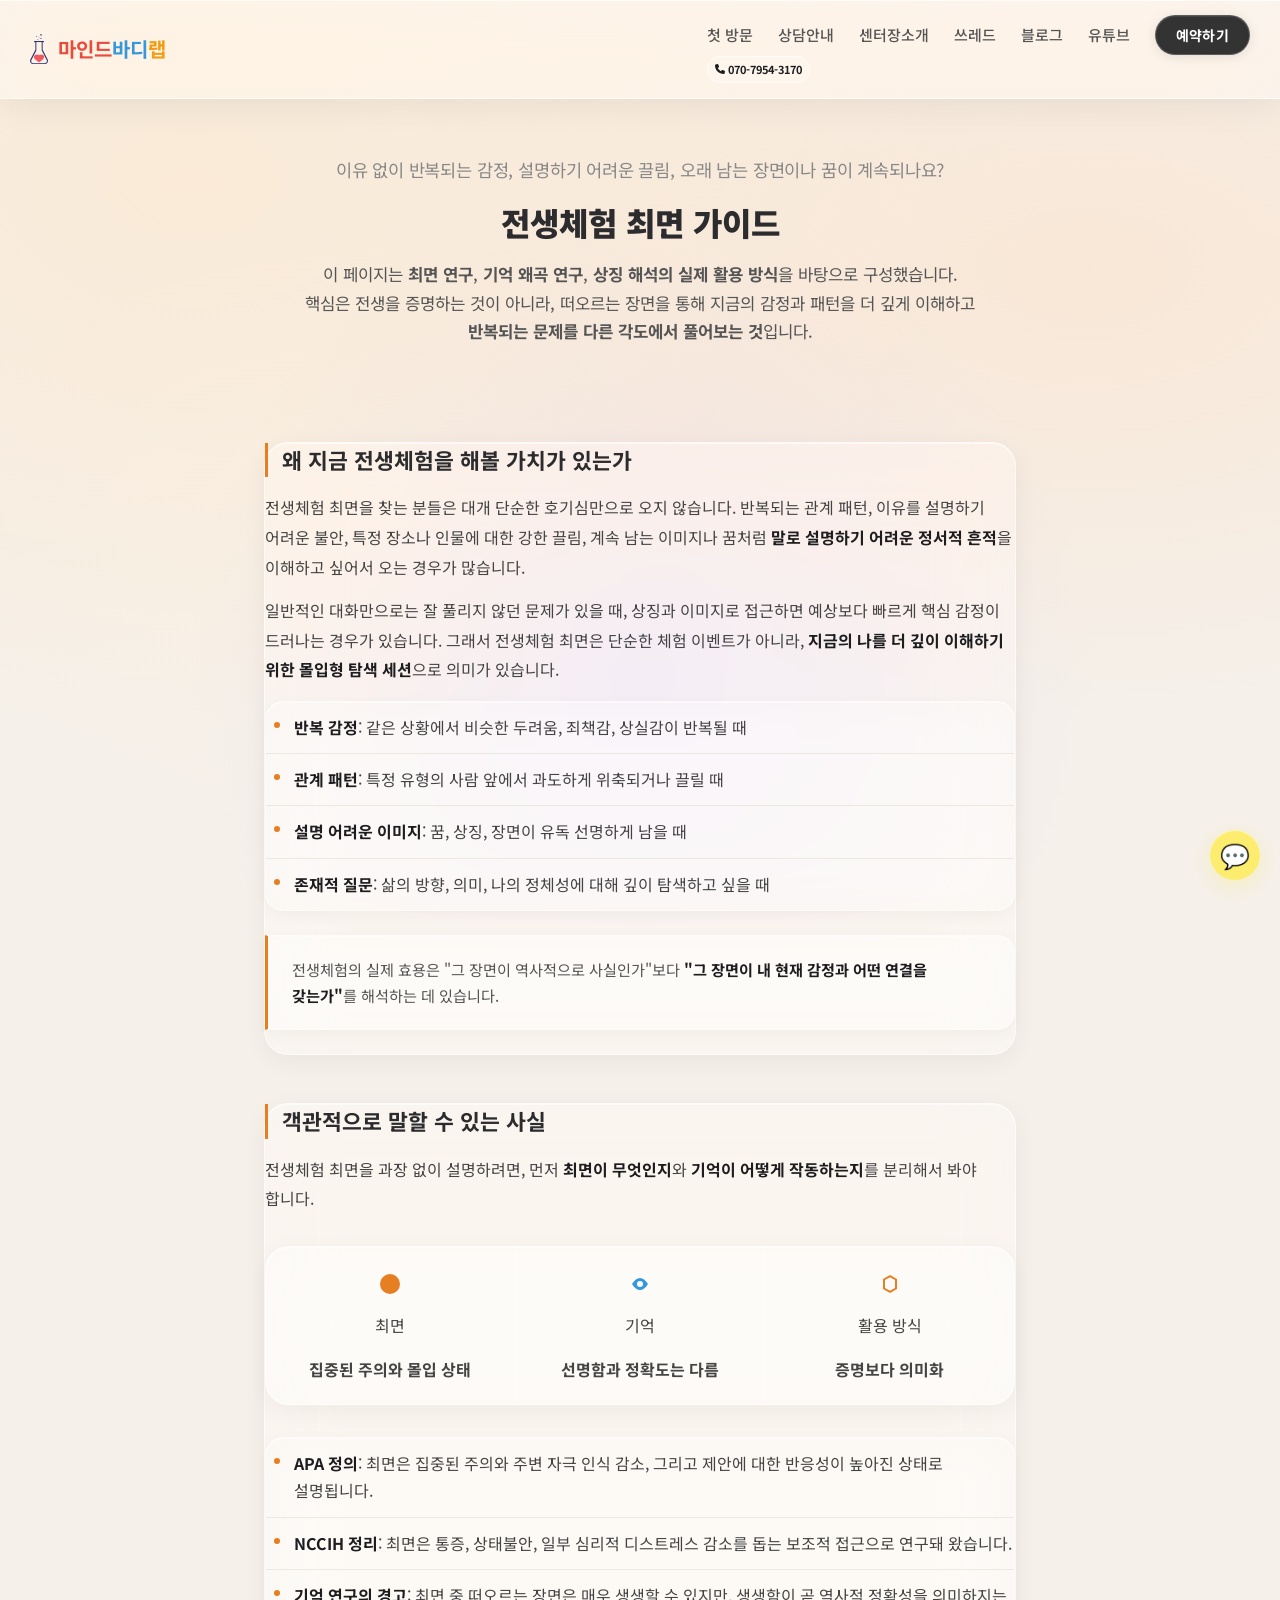
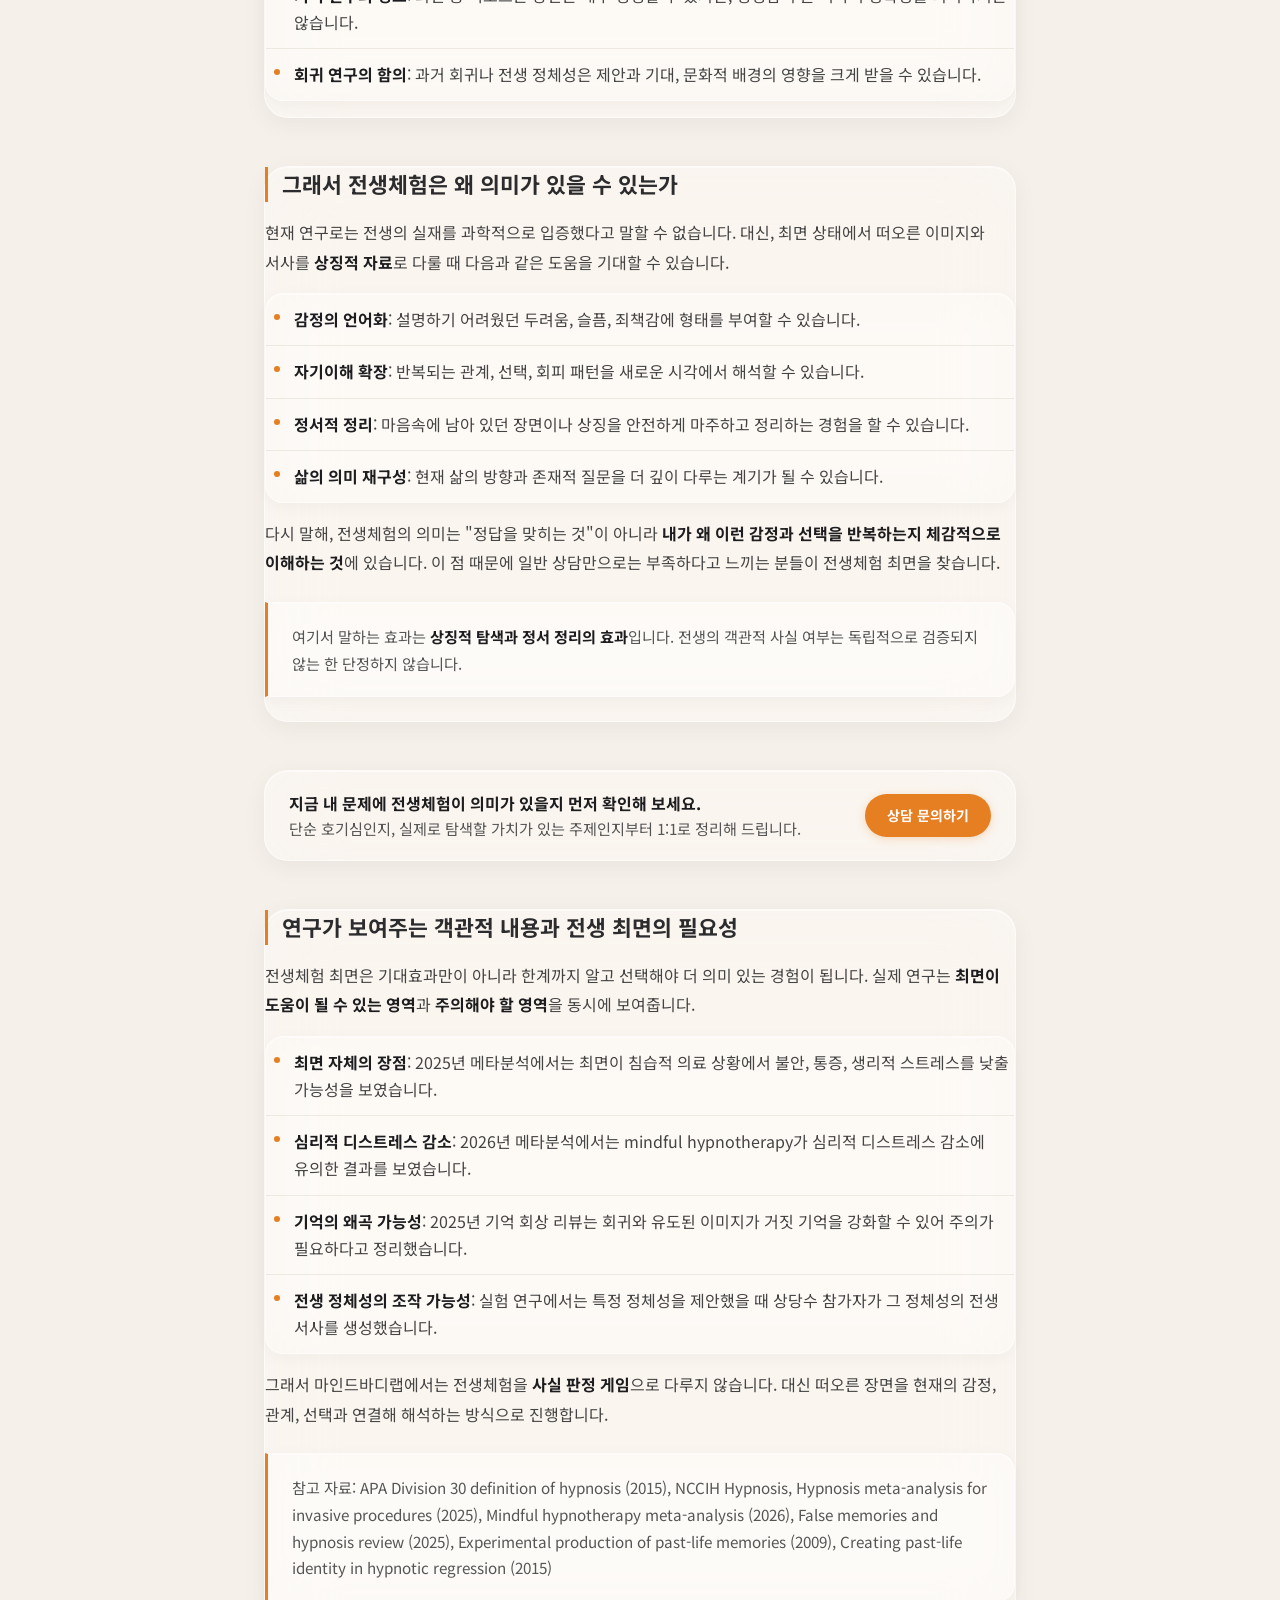
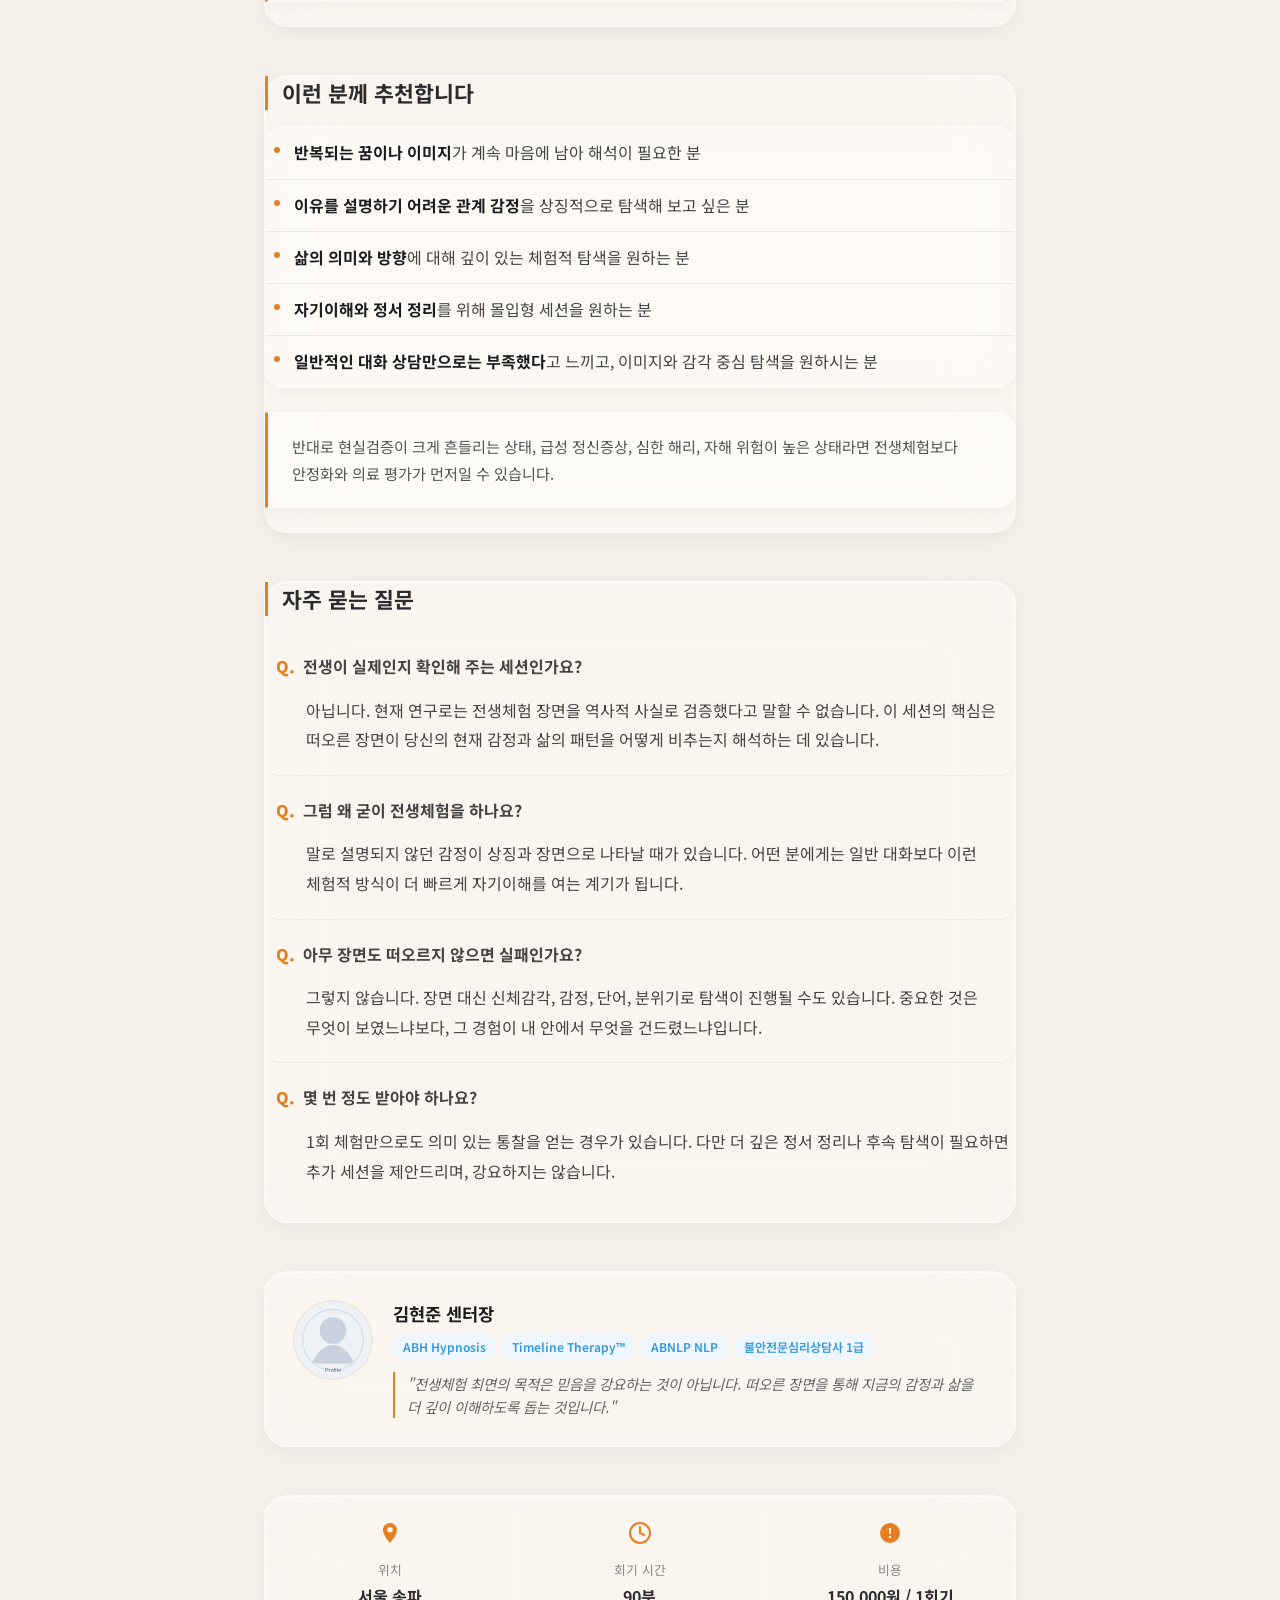
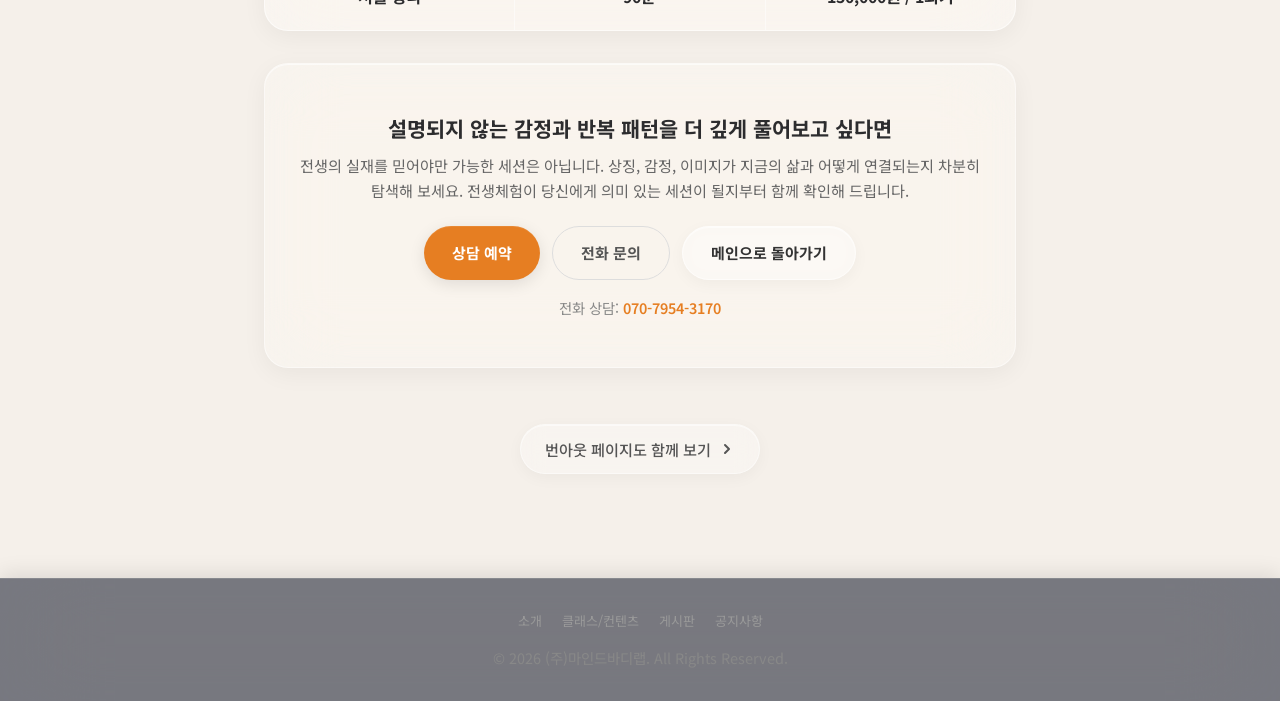
<file: pastlife/index.html>
<!DOCTYPE html>
<html lang="ko">

<head>
    <!-- Google Tag Manager -->
    <script>(function(w,d,s,l,i){w[l]=w[l]||[];w[l].push({'gtm.start':
    new Date().getTime(),event:'gtm.js'});var f=d.getElementsByTagName(s)[0],
    j=d.createElement(s),dl=l!='dataLayer'?'&l='+l:'';j.async=true;j.src=
    'https://www.googletagmanager.com/gtm.js?id='+i+dl;f.parentNode.insertBefore(j,f);
    })(window,document,'script','dataLayer','GTM-NXVLC5NW');</script>
    <!-- End Google Tag Manager -->

    <!-- Google tag (gtag.js) -->
    <script async src="https://www.googletagmanager.com/gtag/js?id=G-MT1JPHGLQJ"></script>
    <script>
        window.dataLayer = window.dataLayer || [];
        function gtag() { dataLayer.push(arguments); }
        gtag('js', new Date());
        gtag('config', 'G-MT1JPHGLQJ');
    </script>

    <meta charset="UTF-8">
    <meta name="viewport" content="width=device-width, initial-scale=1.0">
    <title>전생체험 최면 가이드 | 마인드바디랩 최면상담센터</title>
    <meta name="description"
        content="최면 연구와 기억 연구를 바탕으로, 전생체험 최면을 상징적 자기탐색과 정서 정리의 방식으로 안내합니다. 실재 증명보다 현재의 문제를 이해하는 데 초점을 둡니다.">
    <meta name="keywords" content="전생체험, 전생최면, 전생체험 최면, 최면상담, 자기이해, 상징 탐색, 감정 해소, 무의식, 마인드바디랩">
    <link rel="shortcut icon" href="/images/favicon.ico">
    <link rel="apple-touch-icon" href="/images/favicon.ico">
    <meta property="og:title" content="전생체험 최면 가이드 | 마인드바디랩">
    <meta property="og:description" content="전생체험 최면을 과장 없이 설명합니다. 최면의 실제 연구 근거, 기억의 한계, 상징적 자기탐색으로서의 활용 범위를 정리했습니다.">
    <meta property="og:image" content="https://www.mindbodylab.kr/images/og-image.png">
    <meta property="og:url" content="https://www.mindbodylab.kr/pastlife/">
    <meta property="og:type" content="article">
    <link rel="canonical" href="https://www.mindbodylab.kr/pastlife/">

    <script type="application/ld+json">
    {
        "@context": "https://schema.org",
        "@type": "Article",
        "headline": "전생체험 최면 가이드",
        "description": "최면 연구와 기억 연구를 바탕으로, 전생체험 최면을 상징적 자기탐색과 정서 정리의 방식으로 안내합니다.",
        "author": {
            "@type": "Organization",
            "name": "마인드바디랩 최면상담센터"
        },
        "publisher": {
            "@type": "Organization",
            "name": "마인드바디랩 최면상담센터",
            "url": "https://www.mindbodylab.kr"
        }
    }
    </script>

    <style>
        /* 초기 렌더링용 최소 스타일 */
        * { margin: 0; padding: 0; box-sizing: border-box; }
        html { scroll-behavior: smooth; scroll-padding-top: 80px; -webkit-text-size-adjust: 100%; }
        body {
            margin: 0;
            font-family: -apple-system, BlinkMacSystemFont, 'Segoe UI', 'Malgun Gothic', sans-serif;
            color: #333;
            line-height: 1.6;
            overflow-x: hidden;
            background-color: #fdfdfd;
            word-break: keep-all;
            word-wrap: break-word;
            overflow-wrap: break-word;
            line-break: strict;
            -webkit-font-smoothing: antialiased;
            -moz-osx-font-smoothing: grayscale;
        }
        a { text-decoration: none; color: inherit; }
        ul { list-style: none; margin: 0; padding: 0; }
        header {
            display: flex; justify-content: space-between; align-items: center; padding: 15px 30px;
            background-color: #fff; border-bottom: 1px solid #eee; box-shadow: 0 2px 4px rgba(0,0,0,0.05);
            position: sticky; top: 0; width: 100%; z-index: 1000;
        }
        .header-left .logo { display: flex; align-items: center; font-weight: bold; font-size: 20px; color: #333; }
        .header-left .logo img { height: 30px; margin-right: 10px; }
        .logo-red { color: #e74c3c; }
        .logo-blue { color: #3498db; }
        .logo-orange { color: #f39c12; }
        .desktop-nav ul { display: flex; align-items: center; }
        .desktop-nav ul li { margin-right: 25px; }
        .desktop-nav ul li:last-child { margin-right: 0; }
        .desktop-nav ul li a { font-size: 15px; font-weight: 500; color: #555; padding: 5px 0; display: block; transition: color 0.3s ease; }
        .desktop-nav ul li a:hover { color: #007bff; }
        .hamburger-menu { display: none; background: none; border: none; cursor: pointer; padding: 10px; font-size: 24px; color: #555; z-index: 1100; }
        .sub-hook__subtitle,
        .sub-section p,
        .sub-note,
        .sub-faq__a,
        .sub-cta__desc {
            line-break: strict;
        }
        @media (max-width: 768px) {
            .desktop-nav { display: none; }
            .hamburger-menu { display: block; }
            header { padding: 15px 20px; }
        }
    </style>

    <!-- 폰트 로딩 -->
    <link rel="preconnect" href="https://fonts.googleapis.com">
    <link rel="preconnect" href="https://fonts.gstatic.com" crossorigin>
    <link href="https://fonts.googleapis.com/css2?family=Noto+Sans+KR:wght@400;500;700;900&display=swap"
        rel="stylesheet" media="print"
        onload="this.media='all'; document.body.style.fontFamily='Noto Sans KR, sans-serif';">

    <!-- 공통/서브 페이지 CSS -->
    <link rel="stylesheet" href="/css/styles.css" media="print" onload="this.media='all'">
    <noscript><link rel="stylesheet" href="/css/styles.css"></noscript>
    <link rel="stylesheet" href="/css/subpage.css" media="print" onload="this.media='all'">
    <noscript><link rel="stylesheet" href="/css/subpage.css"></noscript>
    <link rel="stylesheet" href="/pastlife/pastlife.css" media="print" onload="this.media='all'">
    <noscript><link rel="stylesheet" href="/pastlife/pastlife.css"></noscript>
    <link rel="stylesheet" href="/css/liquid-glass.css" media="print" onload="this.media='all'">
    <noscript><link rel="stylesheet" href="/css/liquid-glass.css"></noscript>

    <!-- 네이버 애널리틱스 -->
    <script type="text/javascript" src="//wcs.naver.net/wcslog.js"></script>
    <script type="text/javascript">
        if (!wcs_add) var wcs_add = {};
        wcs_add["wa"] = "s_18b747d78924";
        if (!_nasa) var _nasa = {};
        if (window.wcs) {
            wcs.inflow();
            wcs_do();
        }
    </script>
</head>

<body class="subpage-warm">
    <!-- Google Tag Manager (noscript) -->
    <noscript><iframe src="https://www.googletagmanager.com/ns.html?id=GTM-NXVLC5NW"
    height="0" width="0" style="display:none;visibility:hidden"></iframe></noscript>
    <!-- End Google Tag Manager (noscript) -->
    <a href="#main-content" class="skip-link">본문으로 바로가기</a>

    <header>
        <div class="header-left">
            <a href="/" class="logo">
                <img src="/images/mindbodylab_icon.png" alt="MindbodyLab Icon"
                    onerror="this.onerror=null; this.src='https://placehold.co/100x100?text=Logo';">
                <span class="logo-text">
                    <span class="logo-red">마인드</span><span class="logo-blue">바디</span><span class="logo-orange">랩</span>
                </span>
            </a>
        </div>
        <div class="header-right">
            <nav class="desktop-nav">
                <ul>
                    <li><a href="/#conversion-core">첫 방문</a></li>
                    <li><a href="/#guide">상담안내</a></li>
                    <li><a href="/#director">센터장소개</a></li>
                    <li><a href="https://tinyurl.com/mvpnkxfc" target="_blank" rel="noopener" data-gnb="threds">쓰레드</a></li>
                    <li><a href="https://tinyurl.com/mrh4kwne" target="_blank" rel="noopener" data-gnb="blog">블로그</a></li>
                    <li><a href="https://tinyurl.com/5ffnfaws" target="_blank" rel="noopener" data-gnb="youtube">유튜브</a></li>
                    <li><a href="https://tinyurl.com/mwfb2zxx" target="_blank" rel="noopener" class="gnb-cta-btn" data-cta="gnb_reserve">예약하기</a></li>
                </ul>
            </nav>
            <a href="tel:070-7954-3170" class="header-call-btn" aria-label="전화 문의">
                <svg width="16" height="16" viewBox="0 0 512 512" fill="currentColor" aria-hidden="true"><path d="M164.9 24.6c-7.7-18.6-28-28.5-47.4-23.2l-88 24C12.1 30.2 0 46 0 64C0 311.4 200.6 512 448 512c18 0 33.8-12.1 38.6-29.5l24-88c5.3-19.4-4.6-39.7-23.2-47.4l-96-40c-16.3-6.8-35.2-2.1-46.3 11.6L304.7 368C234.3 334.7 177.3 277.7 144 207.3L193.3 167c13.7-11.2 18.4-30 11.6-46.3l-40-96z"/></svg>
                <span class="desktop-only-text">070-7954-3170</span>
            </a>
            <button class="hamburger-menu" id="hamburgerMenu"
                    aria-label="메뉴 열기" aria-expanded="false" aria-controls="mobileNavOverlay">
                <svg width="18" height="18" viewBox="0 0 448 512" fill="currentColor" aria-hidden="true"><path d="M0 96C0 78.3 14.3 64 32 64H416c17.7 0 32 14.3 32 32s-14.3 32-32 32H32C14.3 128 0 113.7 0 96zM0 256c0-17.7 14.3-32 32-32H416c17.7 0 32 14.3 32 32s-14.3 32-32 32H32c-17.7 0-32-14.3-32-32zM448 416c0 17.7-14.3 32-32 32H32c-17.7 0-32-14.3-32-32s14.3-32 32-32H416c17.7 0 32 14.3 32 32z"/></svg>
            </button>
        </div>
    </header>

    <div class="mobile-nav-overlay" id="mobileNavOverlay">
        <button class="close-menu" id="closeMenu" aria-label="메뉴 닫기">
            <svg width="18" height="18" viewBox="0 0 384 512" fill="currentColor" aria-hidden="true"><path d="M342.6 150.6c12.5-12.5 12.5-32.8 0-45.3s-32.8-12.5-45.3 0L192 210.7 86.6 105.4c-12.5-12.5-32.8-12.5-45.3 0s-12.5 32.8 0 45.3L146.7 256 41.4 361.4c-12.5 12.5-12.5 32.8 0 45.3s32.8 12.5 45.3 0L192 301.3 297.4 406.6c12.5 12.5 32.8 12.5 45.3 0s-12.5-32.8 0-45.3L237.3 256 342.6 150.6z"/></svg>
        </button>
        <nav>
            <ul>
                <li><a href="/#conversion-core">첫 방문</a></li>
                <li><a href="/#guide">상담안내</a></li>
                <li><a href="/#director">센터장소개</a></li>
                <li class="mobile-nav-divider" role="separator"></li>
                <li><a href="https://tinyurl.com/58tp8rtr" target="_blank" rel="noopener" data-gnb="threads">쓰레드 <span class="external-icon" aria-label="새 탭에서 열기">↗</span></a></li>
                <li><a href="https://tinyurl.com/8smeynp4" target="_blank" rel="noopener" data-gnb="blog">블로그 <span class="external-icon" aria-label="새 탭에서 열기">↗</span></a></li>
                <li><a href="https://tinyurl.com/5ffnfaws" target="_blank" rel="noopener" data-gnb="youtube">유튜브 <span class="external-icon" aria-label="새 탭에서 열기">↗</span></a></li>
                <li><a href="https://tinyurl.com/44rtrms7" target="_blank" rel="noopener" class="gnb-cta-btn" data-cta="mobile_gnb_reserve">예약하기</a></li>
            </ul>
        </nav>
    </div>

        <section class="sub-hook">
        <div class="sub-hook__inner">
            <p class="sub-hook__lead">
                이유 없이 반복되는 감정, 설명하기 어려운 끌림, 오래 남는 장면이나 꿈이 계속되나요?
            </p>
            <h1 class="sub-hook__title">전생체험 최면 가이드</h1>
            <p class="sub-hook__subtitle">
                이 페이지는 <strong>최면 연구</strong>, <strong>기억 왜곡 연구</strong>, <strong>상징 해석의 실제 활용 방식</strong>을 바탕으로 구성했습니다.<br>
                핵심은 전생을 증명하는 것이 아니라, 떠오르는 장면을 통해 지금의 감정과 패턴을 더 깊게 이해하고
                <strong>반복되는 문제를 다른 각도에서 풀어보는 것</strong>입니다.
            </p>
        </div>
    </section>

    <main id="main-content" class="sub-article">
        <section class="sub-section scroll-reveal">
            <h2 class="sub-section__title">왜 지금 전생체험을 해볼 가치가 있는가</h2>
            <p>
                전생체험 최면을 찾는 분들은 대개 단순한 호기심만으로 오지 않습니다.
                반복되는 관계 패턴, 이유를 설명하기 어려운 불안, 특정 장소나 인물에 대한 강한 끌림, 계속 남는 이미지나 꿈처럼
                <strong>말로 설명하기 어려운 정서적 흔적</strong>을 이해하고 싶어서 오는 경우가 많습니다.
            </p>
            <p>
                일반적인 대화만으로는 잘 풀리지 않던 문제가 있을 때, 상징과 이미지로 접근하면 예상보다 빠르게 핵심 감정이 드러나는 경우가 있습니다.
                그래서 전생체험 최면은 단순한 체험 이벤트가 아니라,
                <strong>지금의 나를 더 깊이 이해하기 위한 몰입형 탐색 세션</strong>으로 의미가 있습니다.
            </p>
            <ul class="sub-list">
                <li><strong>반복 감정</strong>: 같은 상황에서 비슷한 두려움, 죄책감, 상실감이 반복될 때</li>
                <li><strong>관계 패턴</strong>: 특정 유형의 사람 앞에서 과도하게 위축되거나 끌릴 때</li>
                <li><strong>설명 어려운 이미지</strong>: 꿈, 상징, 장면이 유독 선명하게 남을 때</li>
                <li><strong>존재적 질문</strong>: 삶의 방향, 의미, 나의 정체성에 대해 깊이 탐색하고 싶을 때</li>
            </ul>
            <div class="sub-note">
                전생체험의 실제 효용은 "그 장면이 역사적으로 사실인가"보다
                <strong>"그 장면이 내 현재 감정과 어떤 연결을 갖는가"</strong>를 해석하는 데 있습니다.
            </div>
        </section>

        <section class="sub-section scroll-reveal">
            <h2 class="sub-section__title">객관적으로 말할 수 있는 사실</h2>
            <p>
                전생체험 최면을 과장 없이 설명하려면, 먼저 <strong>최면이 무엇인지</strong>와 <strong>기억이 어떻게 작동하는지</strong>를 분리해서 봐야 합니다.
            </p>
            <div class="sub-info-card">
                <div class="sub-info-card__item">
                    <div class="sub-info-card__icon">
                        <svg width="24" height="24" viewBox="0 0 24 24" fill="none" aria-hidden="true"><path d="M12 2a10 10 0 1 0 0 20 10 10 0 0 0 0-20zm1 5H11v6l5 3 1-1.73-4-2.27V7z" fill="#e67e22"/></svg>
                    </div>
                    <p class="sub-info-card__label">최면</p>
                    <p class="sub-info-card__value">집중된 주의와 몰입 상태</p>
                </div>
                <div class="sub-info-card__item">
                    <div class="sub-info-card__icon">
                        <svg width="24" height="24" viewBox="0 0 24 24" fill="none" aria-hidden="true"><path d="M4 12c2.5-4 5.17-6 8-6s5.5 2 8 6c-2.5 4-5.17 6-8 6s-5.5-2-8-6zm8 3a3 3 0 1 0 0-6 3 3 0 0 0 0 6z" fill="#3498db"/></svg>
                    </div>
                    <p class="sub-info-card__label">기억</p>
                    <p class="sub-info-card__value">선명함과 정확도는 다름</p>
                </div>
                <div class="sub-info-card__item">
                    <div class="sub-info-card__icon">
                        <svg width="24" height="24" viewBox="0 0 24 24" fill="none" aria-hidden="true"><path d="M12 3l7 4v10l-7 4-7-4V7l7-4zm0 2.3L7 8v8l5 2.7 5-2.7V8l-5-2.7z" fill="#e67e22"/></svg>
                    </div>
                    <p class="sub-info-card__label">활용 방식</p>
                    <p class="sub-info-card__value">증명보다 의미화</p>
                </div>
            </div>
            <ul class="sub-list">
                <li><strong>APA 정의</strong>: 최면은 집중된 주의와 주변 자극 인식 감소, 그리고 제안에 대한 반응성이 높아진 상태로 설명됩니다.</li>
                <li><strong>NCCIH 정리</strong>: 최면은 통증, 상태불안, 일부 심리적 디스트레스 감소를 돕는 보조적 접근으로 연구돼 왔습니다.</li>
                <li><strong>기억 연구의 경고</strong>: 최면 중 떠오르는 장면은 매우 생생할 수 있지만, 생생함이 곧 역사적 정확성을 의미하지는 않습니다.</li>
                <li><strong>회귀 연구의 함의</strong>: 과거 회귀나 전생 정체성은 제안과 기대, 문화적 배경의 영향을 크게 받을 수 있습니다.</li>
            </ul>
        </section>

        <section class="sub-section scroll-reveal">
            <h2 class="sub-section__title">그래서 전생체험은 왜 의미가 있을 수 있는가</h2>
            <p>
                현재 연구로는 전생의 실재를 과학적으로 입증했다고 말할 수 없습니다.
                대신, 최면 상태에서 떠오른 이미지와 서사를 <strong>상징적 자료</strong>로 다룰 때 다음과 같은 도움을 기대할 수 있습니다.
            </p>
            <ul class="sub-list">
                <li><strong>감정의 언어화</strong>: 설명하기 어려웠던 두려움, 슬픔, 죄책감에 형태를 부여할 수 있습니다.</li>
                <li><strong>자기이해 확장</strong>: 반복되는 관계, 선택, 회피 패턴을 새로운 시각에서 해석할 수 있습니다.</li>
                <li><strong>정서적 정리</strong>: 마음속에 남아 있던 장면이나 상징을 안전하게 마주하고 정리하는 경험을 할 수 있습니다.</li>
                <li><strong>삶의 의미 재구성</strong>: 현재 삶의 방향과 존재적 질문을 더 깊이 다루는 계기가 될 수 있습니다.</li>
            </ul>
            <p>
                다시 말해, 전생체험의 의미는 "정답을 맞히는 것"이 아니라
                <strong>내가 왜 이런 감정과 선택을 반복하는지 체감적으로 이해하는 것</strong>에 있습니다.
                이 점 때문에 일반 상담만으로는 부족하다고 느끼는 분들이 전생체험 최면을 찾습니다.
            </p>
            <div class="sub-note">
                여기서 말하는 효과는 <strong>상징적 탐색과 정서 정리의 효과</strong>입니다.
                전생의 객관적 사실 여부는 독립적으로 검증되지 않는 한 단정하지 않습니다.
            </div>
        </section>

        <div class="sub-mid-cta scroll-reveal">
            <div class="sub-mid-cta__text">
                <strong>지금 내 문제에 전생체험이 의미가 있을지 먼저 확인해 보세요.</strong>
                단순 호기심인지, 실제로 탐색할 가치가 있는 주제인지부터 1:1로 정리해 드립니다.
            </div>
            <a href="https://tinyurl.com/mwfb2zxx" target="_blank" rel="noopener"
               class="sub-mid-cta__link" data-cta="sub_mid_reserve_pastlife">
                상담 문의하기
            </a>
        </div>

        <section class="sub-section scroll-reveal">
            <h2 class="sub-section__title">연구가 보여주는 객관적 내용과 전생 최면의 필요성</h2>
            <p>
                전생체험 최면은 기대효과만이 아니라 한계까지 알고 선택해야 더 의미 있는 경험이 됩니다.
                실제 연구는 <strong>최면이 도움이 될 수 있는 영역</strong>과 <strong>주의해야 할 영역</strong>을 동시에 보여줍니다.
            </p>
            <ul class="sub-list">
                <li><strong>최면 자체의 장점</strong>: 2025년 메타분석에서는 최면이 침습적 의료 상황에서 불안, 통증, 생리적 스트레스를 낮출 가능성을 보였습니다.</li>
                <li><strong>심리적 디스트레스 감소</strong>: 2026년 메타분석에서는 mindful hypnotherapy가 심리적 디스트레스 감소에 유의한 결과를 보였습니다.</li>
                <li><strong>기억의 왜곡 가능성</strong>: 2025년 기억 회상 리뷰는 회귀와 유도된 이미지가 거짓 기억을 강화할 수 있어 주의가 필요하다고 정리했습니다.</li>
                <li><strong>전생 정체성의 조작 가능성</strong>: 실험 연구에서는 특정 정체성을 제안했을 때 상당수 참가자가 그 정체성의 전생 서사를 생성했습니다.</li>
            </ul>
            <p>
                그래서 마인드바디랩에서는 전생체험을 <strong>사실 판정 게임</strong>으로 다루지 않습니다.
                대신 떠오른 장면을 현재의 감정, 관계, 선택과 연결해 해석하는 방식으로 진행합니다.
            </p>
            <div class="sub-note">
                참고 자료:
                <a href="https://pubmed.ncbi.nlm.nih.gov/25365125/" target="_blank" rel="noopener">APA Division 30 definition of hypnosis (2015)</a>,
                <a href="https://www.nccih.nih.gov/health/hypnosis" target="_blank" rel="noopener">NCCIH Hypnosis</a>,
                <a href="https://pubmed.ncbi.nlm.nih.gov/40179604/" target="_blank" rel="noopener">Hypnosis meta-analysis for invasive procedures (2025)</a>,
                <a href="https://pubmed.ncbi.nlm.nih.gov/41595048/" target="_blank" rel="noopener">Mindful hypnotherapy meta-analysis (2026)</a>,
                <a href="https://pubmed.ncbi.nlm.nih.gov/39968201/" target="_blank" rel="noopener">False memories and hypnosis review (2025)</a>,
                <a href="https://pubmed.ncbi.nlm.nih.gov/19459088/" target="_blank" rel="noopener">Experimental production of past-life memories (2009)</a>,
                <a href="https://pubmed.ncbi.nlm.nih.gov/25978087/" target="_blank" rel="noopener">Creating past-life identity in hypnotic regression (2015)</a>
            </div>
        </section>

        <section class="sub-section scroll-reveal">
            <h2 class="sub-section__title">이런 분께 추천합니다</h2>
            <ul class="sub-list">
                <li><strong>반복되는 꿈이나 이미지</strong>가 계속 마음에 남아 해석이 필요한 분</li>
                <li><strong>이유를 설명하기 어려운 관계 감정</strong>을 상징적으로 탐색해 보고 싶은 분</li>
                <li><strong>삶의 의미와 방향</strong>에 대해 깊이 있는 체험적 탐색을 원하는 분</li>
                <li><strong>자기이해와 정서 정리</strong>를 위해 몰입형 세션을 원하는 분</li>
                <li><strong>일반적인 대화 상담만으로는 부족했다</strong>고 느끼고, 이미지와 감각 중심 탐색을 원하시는 분</li>
            </ul>
            <div class="sub-note">
                반대로 현실검증이 크게 흔들리는 상태, 급성 정신증상, 심한 해리, 자해 위험이 높은 상태라면
                전생체험보다 안정화와 의료 평가가 먼저일 수 있습니다.
            </div>
        </section>

        <section class="sub-section scroll-reveal">
            <h2 class="sub-section__title">자주 묻는 질문</h2>
            <div class="sub-faq">
                <div class="sub-faq__item">
                    <p class="sub-faq__q">전생이 실제인지 확인해 주는 세션인가요?</p>
                    <p class="sub-faq__a">
                        아닙니다. 현재 연구로는 전생체험 장면을 역사적 사실로 검증했다고 말할 수 없습니다.
                        이 세션의 핵심은 떠오른 장면이 당신의 현재 감정과 삶의 패턴을 어떻게 비추는지 해석하는 데 있습니다.
                    </p>
                </div>
                <div class="sub-faq__item">
                    <p class="sub-faq__q">그럼 왜 굳이 전생체험을 하나요?</p>
                    <p class="sub-faq__a">
                        말로 설명되지 않던 감정이 상징과 장면으로 나타날 때가 있습니다.
                        어떤 분에게는 일반 대화보다 이런 체험적 방식이 더 빠르게 자기이해를 여는 계기가 됩니다.
                    </p>
                </div>
                <div class="sub-faq__item">
                    <p class="sub-faq__q">아무 장면도 떠오르지 않으면 실패인가요?</p>
                    <p class="sub-faq__a">
                        그렇지 않습니다. 장면 대신 신체감각, 감정, 단어, 분위기로 탐색이 진행될 수도 있습니다.
                        중요한 것은 무엇이 보였느냐보다, 그 경험이 내 안에서 무엇을 건드렸느냐입니다.
                    </p>
                </div>
                <div class="sub-faq__item">
                    <p class="sub-faq__q">몇 번 정도 받아야 하나요?</p>
                    <p class="sub-faq__a">
                        1회 체험만으로도 의미 있는 통찰을 얻는 경우가 있습니다.
                        다만 더 깊은 정서 정리나 후속 탐색이 필요하면 추가 세션을 제안드리며, 강요하지는 않습니다.
                    </p>
                </div>
            </div>
        </section>

        <div class="sub-director scroll-reveal">
            <img src="/images/director-placeholder.svg" alt="김현준 센터장"
                 class="sub-director__photo">
            <div class="sub-director__info">
                <p class="sub-director__name">김현준 센터장</p>
                <div class="sub-director__creds">
                    <span class="sub-director__badge">ABH Hypnosis</span>
                    <span class="sub-director__badge">Timeline Therapy™</span>
                    <span class="sub-director__badge">ABNLP NLP</span>
                    <span class="sub-director__badge">불안전문심리상담사 1급</span>
                </div>
                <p class="sub-director__quote">
                    "전생체험 최면의 목적은 믿음을 강요하는 것이 아닙니다.
                    떠오른 장면을 통해 지금의 감정과 삶을 더 깊이 이해하도록 돕는 것입니다."
                </p>
            </div>
        </div>

        <div class="sub-info-card scroll-reveal">
            <div class="sub-info-card__item">
                <div class="sub-info-card__icon">
                    <svg width="24" height="24" viewBox="0 0 24 24" fill="none" aria-hidden="true"><path d="M12 2C8.13 2 5 5.13 5 9c0 5.25 7 13 7 13s7-7.75 7-13c0-3.87-3.13-7-7-7zm0 9.5A2.5 2.5 0 1 1 12 6a2.5 2.5 0 0 1 0 5.5z" fill="#e67e22"/></svg>
                </div>
                <p class="sub-info-card__label">위치</p>
                <p class="sub-info-card__value">서울 송파</p>
            </div>
            <div class="sub-info-card__item">
                <div class="sub-info-card__icon">
                    <svg width="24" height="24" viewBox="0 0 24 24" fill="none" aria-hidden="true"><circle cx="12" cy="12" r="10" stroke="#e67e22" stroke-width="2"/><path d="M12 6v6l4 2" stroke="#e67e22" stroke-width="2" stroke-linecap="round"/></svg>
                </div>
                <p class="sub-info-card__label">회기 시간</p>
                <p class="sub-info-card__value">90분</p>
            </div>
            <div class="sub-info-card__item">
                <div class="sub-info-card__icon">
                    <svg width="24" height="24" viewBox="0 0 24 24" fill="none" aria-hidden="true"><path d="M12 2a10 10 0 1 0 0 20 10 10 0 0 0 0-20zm1 15h-2v-2h2v2zm0-4h-2V7h2v6z" fill="#e67e22"/></svg>
                </div>
                <p class="sub-info-card__label">비용</p>
                <p class="sub-info-card__value">150,000원 / 1회기</p>
            </div>
        </div>

        <div class="sub-cta scroll-reveal">
            <p class="sub-cta__title">설명되지 않는 감정과 반복 패턴을 더 깊게 풀어보고 싶다면</p>
            <p class="sub-cta__desc">
                전생의 실재를 믿어야만 가능한 세션은 아닙니다.
                상징, 감정, 이미지가 지금의 삶과 어떻게 연결되는지 차분히 탐색해 보세요.
                전생체험이 당신에게 의미 있는 세션이 될지부터 함께 확인해 드립니다.
            </p>
            <div class="sub-cta__buttons">
                <a href="https://tinyurl.com/mwfb2zxx" target="_blank" rel="noopener"
                   class="sub-cta__btn sub-cta__btn--primary" data-cta="sub_bottom_reserve_pastlife">
                    상담 예약
                </a>
                <a href="tel:070-7954-3170"
                   class="sub-cta__btn sub-cta__btn--ghost" data-cta="sub_bottom_call_pastlife">
                    전화 문의
                </a>
                <a href="/" class="sub-cta__btn sub-cta__btn--secondary">
                    메인으로 돌아가기
                </a>
            </div>
            <p class="sub-cta__phone">
                전화 상담: <a href="tel:070-7954-3170">070-7954-3170</a>
            </p>
        </div>

        <div class="sub-cross-link scroll-reveal">
            <a href="/burnout/" class="sub-cross-link__btn">
                번아웃 페이지도 함께 보기
                <svg width="16" height="16" viewBox="0 0 16 16" fill="none" aria-hidden="true">
                    <path d="M6 4l4 4-4 4" stroke="currentColor" stroke-width="2" stroke-linecap="round" stroke-linejoin="round"/>
                </svg>
            </a>
        </div>
    </main>

    <footer class="copyright">
        <nav class="footer-links" aria-label="외부 링크">
            <a href="https://m.site.naver.com/1NVuG" target="_blank" rel="noopener">소개</a>
            <a href="https://tinyurl.com/58m9r36y" target="_blank" rel="noopener">클래스/컨텐츠</a>
            <a href="https://tinyurl.com/3mu8hpx5" target="_blank" rel="noopener">게시판</a>
            <a href="https://m.site.naver.com/1NVux" target="_blank" rel="noopener">공지사항</a>
        </nav>
        <p>&copy; 2026 (주)마인드바디랩. All Rights Reserved.</p>
    </footer>

    <div class="sticky-cta" role="region" aria-label="빠른 상담 버튼">
        <div class="sticky-cta__wrap">
            <a class="sticky-cta__btn sticky-cta__btn--primary"
               href="https://m.site.naver.com/1O0dx"
               target="_blank" rel="noopener"
               data-cta="sticky_reserve">
                상담 예약
            </a>
            <a class="sticky-cta__btn sticky-cta__btn--ghost"
               href="tel:070-7954-3170"
               data-cta="sticky_call">
                전화 문의
            </a>
        </div>
    </div>

    <a href="https://tinyurl.com/mwe4anyw" target="_blank" rel="noopener" class="chat-bubble-link" data-cta="chat_bubble">
        <div class="chat-bubble">💬</div>
    </a>

    <script>
        (function () {
            'use strict';
            document.addEventListener('DOMContentLoaded', function () {
                var hamburgerMenu = document.getElementById('hamburgerMenu');
                var mobileNavOverlay = document.getElementById('mobileNavOverlay');
                var closeMenu = document.getElementById('closeMenu');
                if (hamburgerMenu && mobileNavOverlay && closeMenu) {
                    var closeMobileMenu = function () {
                        mobileNavOverlay.classList.remove('active');
                        document.body.style.overflow = '';
                        hamburgerMenu.setAttribute('aria-expanded', 'false');
                    };
                    hamburgerMenu.addEventListener('click', function () {
                        mobileNavOverlay.classList.add('active');
                        document.body.style.overflow = 'hidden';
                        hamburgerMenu.setAttribute('aria-expanded', 'true');
                    });
                    closeMenu.addEventListener('click', closeMobileMenu);
                    mobileNavOverlay.addEventListener('click', function (e) {
                        if (e.target === mobileNavOverlay) closeMobileMenu();
                    });
                    mobileNavOverlay.querySelectorAll('a').forEach(function (link) {
                        link.addEventListener('click', closeMobileMenu);
                    });
                    document.addEventListener('keydown', function (e) {
                        if (e.key === 'Escape' && mobileNavOverlay.classList.contains('active')) closeMobileMenu();
                    });
                    window.addEventListener('resize', function () {
                        if (window.innerWidth >= 768) closeMobileMenu();
                    });
                }

                document.addEventListener('click', function (e) {
                    var anchor = e.target.closest && e.target.closest('a[data-cta]');
                    if (!anchor) return;
                    var ctaName = anchor.getAttribute('data-cta');
                    if (window.dataLayer && Array.isArray(window.dataLayer)) {
                        window.dataLayer.push({ event: 'cta_click', cta: ctaName });
                    }
                    if (typeof gtag !== 'undefined') {
                        gtag('event', 'cta_click', { 'event_category': 'cta', 'event_label': ctaName });
                    }
                });

                document.addEventListener('click', function (e) {
                    var gnbLink = e.target.closest && e.target.closest('[data-gnb]');
                    if (!gnbLink) return;
                    var linkTarget = gnbLink.getAttribute('data-gnb');
                    if (window.dataLayer && Array.isArray(window.dataLayer)) {
                        window.dataLayer.push({ event: 'gnb_external_click', link_target: linkTarget });
                    }
                    if (typeof gtag !== 'undefined') {
                        gtag('event', 'gnb_external_click', { 'event_category': 'gnb', 'event_label': linkTarget });
                    }
                });
            });
        })();
    </script>

    <script>
        (function () {
            'use strict';
            if (window.matchMedia('(prefers-reduced-motion: reduce)').matches) return;
            var observer = new IntersectionObserver(function (entries) {
                entries.forEach(function (entry) {
                    if (entry.isIntersecting) {
                        entry.target.classList.add('is-visible');
                        observer.unobserve(entry.target);
                    }
                });
            }, { threshold: 0.15, rootMargin: '0px 0px -40px 0px' });
            document.querySelectorAll('.scroll-reveal').forEach(function (el) {
                observer.observe(el);
            });
        })();
    </script>

    <!-- Link Tracker (site id=1) -->
    <script async src="https://link-tracker-production-22d5.up.railway.app/static/js/lt.js?v=20260513" data-site="1"></script>
</body>

</html>
</file>
<file: css/styles.css>
/* ===== 마인드바디랩 메인 스타일시트 ===== */
/* 비차단 로딩: media="print" onload="this.media='all'" */
/* P2-01: 인라인 CSS에서 추출된 비크리티컬 스타일
   - 크리티컬 CSS(헤더, 히어로, 기본 리셋)는 index.html 인라인에 유지
   - P2-04: 인라인 style 속성 대체 유틸리티 클래스 포함
   - [CP-01/02] 전역 폰트 설정(text-size-adjust, font-smoothing)은
     index.html 인라인 html{}/body{}에 선언됨 — 여기서 중복 선언 금지 */

/* ============================================
   [P1-05] skip navigation — 접근성 바로가기 링크
   ============================================ */
.skip-link {
    position: absolute;
    top: -40px;
    left: 0;
    background: #007bff;
    color: #fff;
    padding: 8px 16px;
    z-index: 10000;
    font-size: 14px;
}
.skip-link:focus {
    top: 0;
}

/* ============================================
   고민 이야기 섹션 (#journey)
   ============================================ */
#journey {
    width: 100%;
    background-color: #fdfdfd;
    word-break: keep-all;
}

#journey .story-panel {
    padding: 7rem 1.5rem;
    display: flex;
    justify-content: center;
    align-items: center;
    box-sizing: border-box;
    text-align: center;
}

#journey .story-panel.dark {
    background-color: #1f2428;
    color: #e8e8e8;
}

#journey .story-panel.light {
    background-color: #fdfdfd;
    color: #333;
}

#journey .story-panel-content {
    max-width: 800px;
    width: 100%;
    opacity: 0;
    transform: translateY(30px);
    transition: opacity 0.8s ease-out, transform 0.8s ease-out;
}

#journey .story-panel-content.is-visible {
    opacity: 1;
    transform: translateY(0);
}

#journey .story-panel h2 {
    font-size: 2.8rem;
    font-weight: 700;
    line-height: 1.4;
    margin: 0;
}

#journey .story-panel p {
    font-size: 1.2rem;
    font-weight: 400;
    line-height: 1.8;
    margin: 1.5rem auto 0 auto;
    max-width: 90%;
    color: #5a5a5a;
}

#journey .story-panel.dark p {
    color: #b0b0b0;
}

#journey .story-panel h2.quote {
    font-size: 1.6rem;
    font-weight: 500;
    color: #999;
    line-height: 1.7;
}

#journey .highlight-text {
    font-weight: 700;
    position: relative;
    display: inline-block;
}

#journey .highlight-text::after {
    content: '';
    position: absolute;
    bottom: -4px;
    left: 0;
    width: 100%;
    height: 6px;
    border-radius: 3px;
    opacity: 0.6;
}

#journey .story-panel.light .highlight-text::after {
    background-color: #ffde59;
}

#journey .story-panel.dark .highlight-text::after {
    background-color: #59d4ff;
}

#journey .final-conclusion {
    font-size: 2.8rem;
    font-weight: 900;
    color: #0056b3;
}

#journey .recommendation {
    font-size: 2.2rem;
    font-weight: 600;
    line-height: 1.6;
}

/* ============================================
   정보 패널 (.info-panel) — 치유 원리 등
   ============================================ */
.info-panel {
    padding: 5rem 1.5rem;
    display: flex;
    justify-content: center;
    align-items: center;
    box-sizing: border-box;
    text-align: center;
}

.info-panel.dark {
    background-color: #1f2428;
    color: #e8e8e8;
}

.info-panel.light {
    background-color: #fdfdfd;
    color: #333;
}

.info-panel-content {
    max-width: 800px;
    width: 100%;
    text-align: center;
    opacity: 0;
    transform: translateY(30px);
    transition: opacity 0.8s ease-out, transform 0.8s ease-out;
}

.info-panel-content.is-visible {
    opacity: 1;
    transform: translateY(0);
}

.sub-heading {
    font-size: 2.5rem;
    font-weight: 700;
    line-height: 1.4;
    margin: 0 0 2rem 0;
    border-bottom: 3px solid #007bff;
    padding-bottom: 1rem;
    text-align: center;
    color: #333;
}

/* [P2-DoD] !important 제거 — .info-panel.dark/light 특이도로 충분 */
.info-panel.dark .sub-heading {
    color: #e8e8e8;
    border-bottom-color: #59d4ff;
}

.info-panel.light .sub-heading {
    color: #333;
    border-bottom-color: #007bff;
}

.main-text {
    font-size: 1.4rem;
    font-weight: 500;
    line-height: 1.6;
    margin: 1.5rem 0;
    text-align: center;
    color: #333;
}

/* [P2-DoD] !important 제거 */
.info-panel.dark .main-text {
    color: #e8e8e8;
}

.info-panel.light .main-text {
    color: #333;
}

.sub-text {
    font-size: 1.1rem;
    font-weight: 400;
    line-height: 1.7;
    margin: 1rem 0;
    text-align: center;
    color: #666;
}

/* [P2-DoD] !important 제거 */
.info-panel.dark .sub-text {
    color: #b0b0b0;
}

.info-panel.light .sub-text {
    color: #666;
}

.text-red {
    color: #e74c3c;
    font-weight: 700;
}

.brand-text {
    font-size: 1.8rem;
    margin: 1.5rem 0;
}

.highlight-box-yellow {
    background-color: #fff9c4;
    border: 2px solid #f1c40f;
    border-radius: 12px;
    padding: 2rem;
    margin: 2rem 0;
}

.highlight-box-yellow p {
    margin: 0;
    font-size: 1.2rem;
    font-weight: 500;
    color: #333;
}

/* ============================================
   예약 위젯 (.booking-widget)
   ============================================ */
.booking-widget-container {
    display: flex;
    justify-content: center;
    padding: 2rem 1rem;
}

.booking-widget {
    max-width: 600px;
    width: 100%;
    background-color: #fff;
    border: 1px solid #e0e0e0;
    border-radius: 8px;
    padding: 16px;
    display: flex;
    align-items: center;
    justify-content: space-between;
    flex-wrap: wrap;
    gap: 16px;
    box-sizing: border-box;
}

.booking-widget .location-info {
    display: flex;
    align-items: center;
    gap: 12px;
    flex-grow: 1;
}

.booking-widget .location-icon svg {
    width: 32px;
    height: 32px;
    flex-shrink: 0;
}

.booking-widget .location-text h4 {
    margin: 0 0 4px 0;
    font-size: 16px;
    font-weight: 600;
    color: #222;
}

.booking-widget .location-text p {
    margin: 0;
    font-size: 13px;
    color: #666;
}

.booking-widget .booking-buttons {
    flex-shrink: 0;
}

.btn-modern-ghost {
    display: inline-flex;
    align-items: center;
    gap: 8px;
    background-color: transparent;
    color: #333;
    padding: 12px 24px;
    border: 2px solid #333;
    border-radius: 8px;
    font-size: 16px;
    font-weight: 700;
    text-decoration: none;
    cursor: pointer;
    transition: all 0.3s ease;
}

.btn-modern-ghost:hover {
    background-color: #333;
    color: #fff;
}

/* ============================================
   채팅 버블 (.chat-bubble)
   ============================================ */
.chat-bubble {
    position: fixed;
    bottom: 20px;
    right: 20px;
    background-color: #ffeb3b;
    color: #333;
    width: 50px;
    height: 50px;
    border-radius: 50%;
    display: flex;
    justify-content: center;
    align-items: center;
    font-size: 24px;
    box-shadow: 0 4px 8px rgba(0, 0, 0, 0.2);
    cursor: pointer;
    z-index: 100;
    transition: transform 0.3s ease;
}

.chat-bubble:hover {
    transform: scale(1.1);
}

/* ============================================
   상담 리스트 (.consultation-list)
   ============================================ */
.consultation-list {
    list-style: none;
    padding: 0;
    margin: 2rem 0;
    text-align: left;
    max-width: 600px;
    margin-left: auto;
    margin-right: auto;
}

.consultation-list li {
    padding: 0.8rem 1rem;
    margin: 0.5rem 0;
    background-color: rgba(255, 255, 255, 0.1);
    border-radius: 8px;
    font-size: 1.1rem;
    font-weight: 500;
    border-left: 4px solid #59d4ff;
}

/* ============================================
   프로그램 그리드 (.program-grid, .program-card)
   ============================================ */
.program-grid {
    display: grid;
    grid-template-columns: repeat(auto-fit, minmax(250px, 1fr));
    gap: 2rem;
    margin: 3rem 0;
}

.program-card {
    background-color: rgba(255, 255, 255, 0.1);
    border-radius: 12px;
    padding: 2rem;
    transition: transform 0.3s ease, box-shadow 0.3s ease;
}

.program-card:hover {
    transform: translateY(-5px);
    box-shadow: 0 10px 25px rgba(0, 0, 0, 0.2);
}

.program-card h3 {
    font-size: 1.4rem;
    font-weight: 700;
    margin: 0 0 1rem 0;
    color: #59d4ff;
}

.program-card p {
    font-size: 1rem;
    line-height: 1.6;
    margin: 0;
}

/* ============================================
   센터장 프로필 (.director-profile)
   ============================================ */
.director-profile {
    display: grid;
    grid-template-columns: 200px 1fr;
    gap: 3rem;
    align-items: center;
    text-align: left;
    margin: 3rem 0;
}

.profile-image {
    display: flex;
    justify-content: center;
}

.profile-image img {
    width: 200px;
    height: 200px;
    border-radius: 50%;
    object-fit: cover;
    border: 4px solid #007bff;
}

.profile-info h3 {
    font-size: 1.6rem;
    font-weight: 700;
    margin: 0 0 1.5rem 0;
    color: #007bff;
}

.credentials {
    font-size: 1.1rem;
    line-height: 1.8;
    margin: 1.5rem 0;
    padding: 1.5rem;
    background-color: #f8f9fa;
    border-radius: 8px;
    border-left: 4px solid #007bff;
}

.license-item {
    margin-bottom: 1.5rem;
    padding-bottom: 1rem;
    border-bottom: 1px solid #e9ecef;
}

.license-item:last-child {
    margin-bottom: 0;
    border-bottom: none;
}

.license-title {
    display: block;
    font-size: 1.2rem;
    font-weight: 700;
    color: #007bff;
    margin-bottom: 0.5rem;
}

.license-issuer {
    display: block;
    font-size: 0.95rem;
    color: #6c757d;
    font-style: italic;
}

.message {
    font-size: 1.2rem;
    font-style: italic;
    line-height: 1.7;
    margin: 2rem 0;
    padding: 2rem;
    background-color: #e3f2fd;
    border-radius: 12px;
    color: #1565c0;
    font-weight: 500;
}

/* ============================================
   연락처 정보 (.contact-info)
   ============================================ */
.contact-info {
    display: grid;
    grid-template-columns: 1fr 1fr;
    gap: 3rem;
    margin: 3rem 0;
    text-align: left;
}

.address-info h3 {
    font-size: 1.6rem;
    font-weight: 700;
    margin: 0 0 1.5rem 0;
    color: #59d4ff;
}

.address-info p {
    font-size: 1.1rem;
    line-height: 1.6;
    margin: 0.8rem 0;
}

.address {
    font-weight: 600;
    color: #e8e8e8;
}

.phone {
    color: #59d4ff;
    font-weight: 600;
}

.hours {
    color: #b0b0b0;
}

.map-container {
    display: flex;
    justify-content: center;
    align-items: center;
}

.map-placeholder {
    width: 100%;
    height: 200px;
    background-color: rgba(255, 255, 255, 0.1);
    border-radius: 12px;
    display: flex;
    justify-content: center;
    align-items: center;
    border: 2px dashed #59d4ff;
}

.map-placeholder p {
    color: #59d4ff;
    font-size: 1.1rem;
    font-weight: 500;
}

/* ============================================
   모바일 반응형 — 추가 섹션 (@media 768px)
   ============================================ */
@media (max-width: 768px) {
    /* journey 모바일 */
    #journey .story-panel {
        padding: 5rem 1.2rem;
    }

    #journey .story-panel h2 {
        font-size: 1.4rem;
    }

    #journey .story-panel p {
        font-size: 1rem;
    }

    #journey .final-conclusion {
        font-size: 2.2rem;
    }

    #journey .recommendation {
        font-size: 1.8rem;
    }

    /* info-panel 모바일 */
    .info-panel {
        padding: 3rem 1.2rem;
    }

    .sub-heading {
        font-size: 1.8rem;
    }

    .main-text {
        font-size: 1.2rem;
    }

    .sub-text {
        font-size: 1rem;
    }

    /* booking-widget 모바일 */
    .booking-widget {
        flex-direction: column;
        align-items: flex-start;
    }

    .booking-buttons {
        width: 100%;
    }

    .btn-modern-ghost {
        width: 100%;
        justify-content: center;
        box-sizing: border-box;
    }

    /* program-grid 모바일 */
    .program-grid {
        grid-template-columns: 1fr;
        gap: 1.5rem;
    }

    /* director-profile 모바일 */
    .director-profile {
        grid-template-columns: 1fr;
        gap: 2rem;
        text-align: center;
    }

    .profile-image img {
        width: 150px;
        height: 150px;
    }

    /* contact-info 모바일 */
    .contact-info {
        grid-template-columns: 1fr;
        gap: 2rem;
        text-align: center;
    }

    /* consultation-list 모바일 */
    .consultation-list {
        text-align: center;
    }

    .consultation-list li {
        text-align: left;
    }
}

/* ============================================
   모바일 반응형 — 소형 디바이스 (@media 480px)
   [P2-03] components.css에서 병합
   ============================================ */
@media (max-width: 480px) {
    .highlight-box-yellow {
        padding: 1.5rem;
        margin: 1.5rem 0;
    }

    .highlight-box-yellow p {
        font-size: 1rem;
    }

    .program-card {
        padding: 1.5rem;
    }

    .credentials {
        padding: 1rem;
    }

    .message {
        padding: 1.5rem;
        font-size: 1.1rem;
    }
}

/* ============================================
   모바일 네비게이션 오버레이 (.mobile-nav-overlay)
   ============================================ */
.mobile-nav-overlay {
    position: fixed;
    top: 0;
    right: -100%;
    width: 80%;
    max-width: 300px;
    height: 100%;
    background-color: #fff;
    box-shadow: -5px 0 15px rgba(0, 0, 0, 0.2);
    transition: right 0.3s ease-in-out;
    z-index: 1050;
    display: flex;
    flex-direction: column;
    padding-top: 60px;
}

.mobile-nav-overlay.active {
    right: 0;
}

.mobile-nav-overlay .close-menu {
    position: absolute;
    top: 15px;
    right: 20px;
    background: none;
    border: none;
    font-size: 28px;
    color: #555;
    cursor: pointer;
    padding: 10px;
}

.mobile-nav-overlay nav ul {
    display: flex;
    flex-direction: column;
    padding: 20px;
    width: 100%;
}

.mobile-nav-overlay nav ul li {
    margin-bottom: 15px;
}

.mobile-nav-overlay nav ul li:last-child {
    margin-bottom: 0;
}

.mobile-nav-overlay nav ul li a {
    font-size: 18px;
    font-weight: 500;
    color: #333;
    padding: 10px 0;
    display: block;
    transition: color 0.3s ease;
}

.mobile-nav-overlay nav ul li a:hover {
    color: #007bff;
}

/* ============================================
   드롭다운 메뉴 (.dropdown-menu, .dropdown-submenu)
   ============================================ */
.dropdown-menu {
    position: relative;
}

.dropdown-submenu {
    position: absolute;
    left: 100%;
    top: 0;
    background-color: rgba(255, 255, 255, 0.95);
    backdrop-filter: blur(10px);
    border: 1px solid rgba(255, 255, 255, 0.3);
    border-radius: 8px;
    box-shadow: 0 4px 15px rgba(0, 0, 0, 0.15);
    min-width: 280px;
    opacity: 0;
    visibility: hidden;
    transform: translateX(-10px);
    transition: all 0.3s ease;
    z-index: 1002;
}

.dropdown-menu:hover .dropdown-submenu {
    opacity: 1;
    visibility: visible;
    transform: translateX(0);
}

.dropdown-submenu li {
    margin: 0;
}

.dropdown-submenu li a {
    padding: 10px 15px;
    font-size: 12px;
    color: #333;
    border-left: none;
    white-space: nowrap;
    border-bottom: 1px solid rgba(0, 0, 0, 0.1);
}

.dropdown-submenu li:last-child a {
    border-bottom: none;
}

.dropdown-submenu li a:hover {
    background-color: rgba(0, 123, 255, 0.1);
    color: #007bff;
}

/* ============================================
   목차 링크 (.toc-link)
   ============================================ */
/* [P2-DoD] !important 제거 — .consultation-list 내부에서 특이도 충분 */
.toc-link {
    color: #59d4ff;
    text-decoration: none;
    transition: color 0.3s ease;
}

.toc-link:hover {
    color: #ffffff;
    background-color: rgba(89, 212, 255, 0.2);
}

/* ============================================
   모바일 드롭다운 숨김 (@media 1200px)
   ============================================ */
@media (max-width: 1200px) {
    .dropdown-submenu {
        display: none;
    }
}

/* ============================================
   [P1-04] 저작권 푸터 (.copyright)
   ============================================ */
.copyright {
    text-align: center;
    padding: 2rem 0;
    background-color: #2a2a2a;
    color: #888;
    margin-top: 2rem;
}
.copyright p {
    margin: 0;
    font-size: 0.9rem;
}

/* ============================================
   [P1-01] 헤더 GNB 랜딩 모드 — 예약 CTA 버튼
   ============================================ */
.gnb-cta-btn {
    background-color: rgba(29, 29, 31, 0.9) !important;
    color: #fff !important;
    padding: 8px 20px !important;
    border-radius: 999px !important;
    font-weight: 700 !important;
    font-size: 14px !important;
    backdrop-filter: blur(8px);
    -webkit-backdrop-filter: blur(8px);
    border: 1px solid rgba(255, 255, 255, 0.2) !important;
    box-shadow: 0 2px 8px rgba(0, 0, 0, 0.1);
    transition: all 0.3s ease;
    letter-spacing: 0.02em;
}

.gnb-cta-btn:hover {
    background-color: rgba(29, 29, 31, 1) !important;
    color: #fff !important;
    box-shadow: 0 4px 16px rgba(0, 0, 0, 0.18);
    transform: translateY(-1px);
}

/* [P1-01] 모바일 메뉴 — 구분선 */
.mobile-nav-divider {
    border: none;
    border-top: 1px solid #e5e7eb;
    margin: 10px 0 !important;
    padding: 0 !important;
    list-style: none;
}

/* [P1-01] 모바일 메뉴 — 예약 CTA 버튼 */
.mobile-nav-cta {
    margin-top: 4px !important;
}

.mobile-cta-btn {
    display: block !important;
    text-align: center;
    background-color: rgba(29, 29, 31, 0.9);
    color: #fff !important;
    padding: 14px 20px !important;
    border-radius: 999px;
    font-weight: 700;
    font-size: 16px !important;
    letter-spacing: 0.02em;
    transition: all 0.3s ease;
}

.mobile-cta-btn:hover {
    background-color: rgba(29, 29, 31, 1);
    box-shadow: 0 4px 16px rgba(0, 0, 0, 0.18);
}

/* [P1-01] 외부 링크 아이콘 */
.external-icon {
    font-size: 11px;
    opacity: 0.5;
    margin-left: 3px;
}

/* [P1-01] 푸터 — 헤더에서 이동된 외부 링크 그룹 */
.footer-links {
    display: flex;
    justify-content: center;
    flex-wrap: wrap;
    gap: 20px;
    margin-bottom: 14px;
    font-size: 13px;
}

.footer-links a {
    color: #999;
    text-decoration: none;
    transition: color 0.3s ease;
}

.footer-links a:hover {
    color: #ccc;
}

/* ============================================
   [P1-02] Journey 접기/펼치기 버튼
   ============================================ */
.journey-expand-btn {
    display: block;
    width: 100%;
    max-width: 600px;
    margin: 20px auto;
    padding: 16px 24px;
    background: rgba(255, 255, 255, 0.35);
    backdrop-filter: blur(16px);
    -webkit-backdrop-filter: blur(16px);
    border: 1px solid rgba(255, 255, 255, 0.6);
    border-radius: 999px;
    color: #334155;
    font-size: 15px;
    font-weight: 700;
    cursor: pointer;
    transition: all 0.3s ease;
    letter-spacing: -0.02em;
}

.journey-expand-btn:hover {
    background: rgba(255, 255, 255, 0.55);
    box-shadow: 0 4px 16px rgba(0, 0, 0, 0.08);
    transform: translateY(-1px);
}

/* ============================================
   [P1-02] Principle 아코디언
   ============================================ */
.principle-accordion {
    border: none;
    margin: 0;
    text-align: center;
}

.principle-accordion__summary {
    display: block;
    padding: 20px 24px;
    cursor: pointer;
    list-style: none;
    text-align: center;
    transition: background 0.3s ease;
}

.principle-accordion__summary::-webkit-details-marker {
    display: none;
}

/* 헤더 (제목 + 아이콘) — 가운데 정렬 + 아이콘 우측 */
.principle-accordion__header {
    display: flex;
    justify-content: center;
    align-items: center;
    position: relative;
    text-align: center;
}

.principle-accordion__header .sub-heading {
    margin: 0;
    border: none;
    text-align: center;
}

.principle-accordion__icon {
    position: absolute;
    right: 0;
    top: 50%;
    transform: translateY(-50%);
}

/* 프리뷰 영역 */
.principle-accordion__preview {
    max-width: 800px;
    margin: 16px auto 0;
    opacity: 0.85;
    text-align: center;
    position: relative;
    padding-bottom: 48px;
}

/* 그라데이션 페이드아웃 오버레이 */
.principle-accordion__preview::before {
    content: '';
    position: absolute;
    bottom: 36px;
    left: 0;
    right: 0;
    height: 48px;
    z-index: 1;
    pointer-events: none;
}

/* "이어서 읽기 ▾" CTA */
.principle-accordion__preview::after {
    content: '이어서 읽기 \25BE';
    position: absolute;
    bottom: 10px;
    left: 50%;
    transform: translateX(-50%);
    font-size: 14px;
    font-weight: 600;
    letter-spacing: 0.5px;
    z-index: 2;
    pointer-events: none;
}

/* [open] 시 프리뷰 숨김 */
.principle-accordion[open] .principle-accordion__preview {
    display: none;
}

/* light 테마 — 배경 + 그라데이션 + CTA */
.principle-accordion.light {
    background-color: #f5f5f7;
}

.principle-accordion.light .principle-accordion__preview::before {
    background: linear-gradient(
        to bottom,
        rgba(245, 245, 247, 0) 0%,
        rgba(245, 245, 247, 0.85) 60%,
        #f5f5f7 100%
    );
}

.principle-accordion.light .principle-accordion__preview::after {
    color: #007bff;
}

/* dark 테마 — 배경 + 그라데이션 + CTA */
.principle-accordion.dark {
    background-color: #1e293b;
}

.principle-accordion.dark .principle-accordion__preview::before {
    background: linear-gradient(
        to bottom,
        rgba(30, 41, 59, 0) 0%,
        rgba(30, 41, 59, 0.85) 60%,
        #1e293b 100%
    );
}

.principle-accordion.dark .principle-accordion__preview::after {
    color: #59d4ff;
}

/* 열림/닫힘 아이콘 */
.principle-accordion__icon::after {
    content: '+';
    font-size: 22px;
    font-weight: 300;
    transition: transform 0.3s ease;
}

.principle-accordion[open] .principle-accordion__icon::after {
    content: '\2212';
}

/* 아코디언 본문 */
.principle-accordion__body {
    padding: 0 24px 24px;
    text-align: center;
    display: flex;
    flex-direction: column;
    align-items: center;
}

.principle-accordion__body .info-panel-content {
    max-width: 800px;
    width: 100%;
    padding: 16px 0;
    text-align: center;
    opacity: 1;
    transform: none;
    border-bottom: 1px solid rgba(255, 255, 255, 0.08);
}

.principle-accordion__body .info-panel-content:last-child {
    border-bottom: none;
    padding-bottom: 0;
}

/* --- light 테마 --- */
.principle-accordion.light .principle-accordion__summary {
    background: rgba(245, 245, 247, 0.6);
    backdrop-filter: blur(20px);
    -webkit-backdrop-filter: blur(20px);
    color: #333;
}

.principle-accordion.light .principle-accordion__summary:hover {
    background: rgba(245, 245, 247, 0.8);
}

.principle-accordion.light .principle-accordion__body {
    background: rgba(245, 245, 247, 0.4);
    color: #333;
}

.principle-accordion.light .principle-accordion__icon::after {
    color: rgba(0, 0, 0, 0.4);
}

.principle-accordion.light .principle-accordion__body .info-panel-content {
    border-bottom-color: rgba(0, 0, 0, 0.06);
}

.principle-accordion.light .sub-heading {
    color: #333;
    border-bottom-color: #007bff;
}

.principle-accordion.light .main-text {
    color: #333;
}

.principle-accordion.light .sub-text {
    color: #666;
}

/* --- dark 테마 --- */
.principle-accordion.dark .principle-accordion__summary {
    background: rgba(30, 41, 59, 0.5);
    backdrop-filter: blur(20px);
    -webkit-backdrop-filter: blur(20px);
    color: #e8e8e8;
}

.principle-accordion.dark .principle-accordion__summary:hover {
    background: rgba(30, 41, 59, 0.7);
}

.principle-accordion.dark .principle-accordion__body {
    background: rgba(30, 41, 59, 0.35);
    color: #e8e8e8;
}

.principle-accordion.dark .principle-accordion__icon::after {
    color: rgba(255, 255, 255, 0.5);
}

.principle-accordion.dark .principle-accordion__body .info-panel-content {
    border-bottom-color: rgba(255, 255, 255, 0.08);
}

.principle-accordion.dark .sub-heading {
    color: #e8e8e8;
    border-bottom-color: #59d4ff;
}

.principle-accordion.dark .main-text {
    color: #e8e8e8;
}

.principle-accordion.dark .sub-text {
    color: #b0b0b0;
}

/* --- 모바일 대응 --- */
@media (max-width: 768px) {
    .journey-expand-btn {
        margin: 16px;
        width: calc(100% - 32px);
        max-width: none;
        font-size: 14px;
        padding: 14px 20px;
    }

    .principle-accordion__summary {
        padding: 16px 18px;
    }

    .principle-accordion__header .sub-heading {
        font-size: 1.4rem;
    }

    .principle-accordion__preview {
        margin-top: 12px;
        padding-bottom: 42px;
    }

    .principle-accordion__preview::after {
        font-size: 13px;
    }

    .principle-accordion__body {
        padding: 0 18px 18px;
    }
}

/* ============================================
   [P2-04] 인라인 style 속성 대체 유틸리티 클래스
   ============================================ */

/* --- 레이아웃/정렬 유틸리티 --- */
.text-left { text-align: left; }
.text-center { text-align: center; }
.mt-2 { margin-top: 2rem; }
.mt-3 { margin-top: 3rem; }
.fw-bold { font-weight: 700; }

/* --- sub-heading 변형 --- */
.sub-heading-xl {
    border: none;
    font-size: 3rem;
}

.sub-heading-lg {
    border: none;
    font-size: 2.8rem;
}

/* --- 목차 타이틀 --- */
.toc-title {
    font-size: 2rem;
    margin-top: 3rem;
}

/* --- 주석/안내 텍스트 --- */
.note-text {
    display: block;
    color: #bbb;
}

/* --- 배경색 변형 --- */
.bg-light-gray {
    background-color: #f0f2f5;
}

/* --- 핵심가치/슬로건 영역 --- */
.core-value {
    font-weight: 700;
    color: #0056b3;
}

.slogan-label {
    margin-top: 4rem;
    color: #e74c3c;
    font-weight: 700;
}

.slogan-text {
    font-size: 2.5rem;
    font-weight: 900;
    margin-top: 0.5rem;
    color: #000;
}

.director-credit {
    margin-top: 4rem;
    font-size: 1.5rem;
    color: #8e44ad;
}

/* --- 센터장 프로필 영역 --- */
.credentials-heading {
    font-size: 1.4rem;
    border: none;
    margin: 1.5rem 0;
    text-align: left;
}

.director-quote {
    text-align: center;
    font-size: 1.5rem;
    margin: 0.5rem auto 2rem auto;
    padding: 2rem;
    background-color: #fff3cd;
    border: 2px solid #ffeaa7;
    border-radius: 10px;
    max-width: 600px;
    word-break: keep-all;
    word-wrap: break-word;
    line-height: 1.6;
}

/* --- 브랜드 텍스트 컬러 (principle 섹션 내 마인드바디랩) --- */
.brand-red   { color: #e74c3c; font-weight: 900; }
.brand-blue  { color: #3498db; font-weight: 900; }
.brand-orange { color: #f39c12; font-weight: 900; }

/* --- 서브텍스트 크기 변형 --- */
.sub-text-lg { font-size: 1.3rem; }

/* --- 지도 이미지 --- */
.map-img {
    width: 100%;
    height: auto;
    display: block;
}

/* Glassmorphism -> Liquid Glass: css/liquid-glass.css 로 이동 */

/* ============================================
   [H8-01] 모바일 스티키 CTA 및 헤더 CTA 복원
   — 991px 이하에서 화면 하단 고정, 데스크톱 헤더 버튼
   ============================================ */

/* 1. Header CTA Button */
/* [CP-03] 헤더 전화번호 — 50% 축소 + 오른쪽 정렬 */
.header-call-btn {
    display: inline-flex;
    align-items: center;
    gap: 3px;
    padding: 4px 7px;
    background-color: rgba(255, 255, 255, 0.2);
    border: 1px solid rgba(255, 255, 255, 0.6);
    border-radius: 999px;
    color: #1d1d1f;
    font-size: 11px;
    font-weight: 700;
    text-decoration: none;
    margin-left: auto;
    margin-right: 0;
    transition: all 0.3s ease;
}

.header-call-btn svg {
    width: 10px;
    height: 10px;
}

.header-call-btn:hover {
    background-color: rgba(255, 255, 255, 0.6);
    transform: translateY(-1px);
}

.desktop-only-text {
    display: inline-block;
}

@media (max-width: 768px) {
    .desktop-only-text {
        display: none;
    }
    .header-call-btn {
        margin-right: 0;
        padding: 4px;
    }
}

/* 2. Mobile Sticky CTA */
.sticky-cta {
    display: none;
}

@media (max-width: 991px) {
    .sticky-cta {
        display: block;
        position: fixed;
        left: 0;
        right: 0;
        bottom: 0;
        z-index: 900;
        background: rgba(255, 255, 255, 0.45) !important;
        backdrop-filter: blur(28px) !important;
        -webkit-backdrop-filter: blur(28px) !important;
        border-top: 1px solid rgba(255, 255, 255, 0.7) !important;
        box-shadow: 0 -10px 40px rgba(0, 0, 0, 0.05) !important;
        padding: 10px 16px calc(10px + env(safe-area-inset-bottom));
    }
    .sticky-cta__wrap {
        max-width: 600px;
        margin: 0 auto;
        display: flex;
        gap: 10px;
    }
    .sticky-cta__btn {
        flex: 1;
        display: inline-flex;
        justify-content: center;
        align-items: center;
        padding: 12px 16px;
        border-radius: 999px !important;
        font-size: 15px;
        font-weight: 700;
        text-decoration: none;
        cursor: pointer;
        transition: all 0.3s cubic-bezier(0.25, 0.8, 0.25, 1);
        min-height: 44px;
        backdrop-filter: blur(8px) !important;
        -webkit-backdrop-filter: blur(8px) !important;
    }
    .sticky-cta__btn--primary {
        background-color: rgba(29, 29, 31, 0.9) !important;
        color: #fff !important;
        border: 1px solid rgba(255, 255, 255, 0.3) !important;
    }
    .sticky-cta__btn--ghost {
        background-color: rgba(255, 255, 255, 0.5) !important;
        color: #1d1d1f !important;
        border: 1px solid rgba(255, 255, 255, 0.8) !important;
    }
    body {
        padding-bottom: 80px;
    }
}

/* ============================================
   [T1-02] 2차 신뢰 — 전문성 근거 블록
   ============================================ */
.core-trust-block {
    margin-top: 16px;
    padding: 18px;
    border: 1px solid #e5e7eb;
    border-radius: 12px;
    background: #f8fafc;
    text-align: center;
}

.core-trust-block__images {
    display: flex;
    justify-content: center;
    align-items: center;
    gap: 12px;
    flex-wrap: wrap;
    margin-bottom: 12px;
}

.core-trust-block__images img {
    flex: 1 1 0;
    min-width: 0;
    aspect-ratio: 3 / 2;
    object-fit: cover;
    border-radius: 8px;
    border: 1px solid #e0e0e0;
}

.core-trust-block__text {
    font-size: 14px;
    line-height: 1.6;
    color: #4b5563;
    margin: 0 0 8px;
}

.core-trust-block__link {
    display: inline-block;
    color: #0b63b6;
    text-decoration: underline;
    font-weight: 700;
    font-size: 14px;
}

@media (max-width: 768px) {
    .core-trust-block__images {
        gap: 8px;
    }
    .core-trust-block__images img {
        aspect-ratio: 3 / 2;
    }
    .core-trust-block__text {
        font-size: 13px;
    }
    .core-trust-block__link {
        font-size: 13px;
    }
}

/* ============================================
   [T1-03] 3차 신뢰 — 센터장 협회 사진 갤러리
   ============================================ */
.director-gallery {
    display: grid;
    grid-template-columns: repeat(2, 1fr);
    gap: 12px;
    margin: 1.5rem 0;
}

.director-gallery img {
    width: 100%;
    height: auto;
    border-radius: 8px;
    border: 1px solid #e0e0e0;
    object-fit: cover;
}

/* [T1-04] 센터장 소개 하단 CTA */
.director-cta {
    text-align: center;
    margin: 2rem 0 0;
}

@media (max-width: 768px) {
    .director-gallery {
        grid-template-columns: 1fr;
        gap: 10px;
    }
}

/* GlobalMIG 배너 숨김 -> css/liquid-glass.css 로 이동 */
</file>
<file: css/subpage.css>
/* =============================================== */
/* ===== 서브페이지 콘텐츠 전용 스타일 (subpage.css) ===== */
/* 헤더/푸터/Sticky CTA/채팅버블은 메인 styles.css 사용 */
/* =============================================== */

/* ===== 감정 후킹 리드 ===== */
.sub-hook {
    background: linear-gradient(135deg, #f8f9fa 0%, #eef1f5 100%);
    padding: 48px 20px 40px;
    text-align: center;
}

.sub-hook__inner {
    max-width: 680px;
    margin: 0 auto;
}

.sub-hook__lead {
    font-size: 1.1rem;
    color: #888;
    margin-bottom: 16px;
    line-height: 1.7;
    letter-spacing: -0.01em;
}

.sub-hook__title {
    font-size: 2rem;
    font-weight: 900;
    color: #1d1d1f;
    line-height: 1.35;
    margin-bottom: 16px;
}

.sub-hook__subtitle {
    font-size: 1.05rem;
    color: #666;
    line-height: 1.7;
}

/* ===== 아티클 레이아웃 ===== */
.sub-article {
    max-width: 800px;
    margin: 0 auto;
    padding: 48px 24px 40px;
}

/* 섹션 제목 */
.sub-section {
    margin-bottom: 48px;
}

.sub-section__title {
    font-size: 1.35rem;
    font-weight: 700;
    color: #1d1d1f;
    margin-bottom: 16px;
    padding-left: 14px;
    border-left: 3px solid #3498db;
}

/* 본문 텍스트 */
.sub-section p {
    font-size: 1rem;
    line-height: 1.85;
    color: #444;
    margin-bottom: 14px;
}

.sub-section p:last-child {
    margin-bottom: 0;
}

/* 리스트 */
.sub-list {
    list-style: none;
    padding: 0;
    margin: 16px 0;
}

.sub-list li {
    position: relative;
    padding: 12px 0 12px 28px;
    font-size: 1rem;
    line-height: 1.7;
    color: #444;
    border-bottom: 1px solid #f0f0f0;
}

.sub-list li:last-child {
    border-bottom: none;
}

.sub-list li::before {
    content: '';
    position: absolute;
    left: 8px;
    top: 20px;
    width: 6px;
    height: 6px;
    background-color: #3498db;
    border-radius: 50%;
}

/* 강조 텍스트 */
.sub-section strong {
    color: #1d1d1f;
    font-weight: 700;
}

/* 인용 / 노트 블록 */
.sub-note {
    background-color: #f8f9fa;
    border-left: 3px solid #3498db;
    padding: 20px 24px;
    margin: 24px 0;
    border-radius: 0 8px 8px 0;
    font-size: 0.95rem;
    line-height: 1.75;
    color: #555;
}

/* ===== 중간 CTA ===== */
.sub-mid-cta {
    display: flex;
    align-items: center;
    justify-content: space-between;
    gap: 16px;
    padding: 20px 24px;
    margin: 8px 0 48px;
    background-color: #f8f9fa;
    border-radius: 12px;
    border: 1px solid #eee;
}

.sub-mid-cta__text {
    font-size: 0.95rem;
    color: #555;
    line-height: 1.5;
}

.sub-mid-cta__text strong {
    color: #1d1d1f;
    display: block;
    font-size: 1rem;
    margin-bottom: 2px;
}

.sub-mid-cta__link {
    flex-shrink: 0;
    display: inline-flex;
    align-items: center;
    gap: 6px;
    padding: 10px 22px;
    font-size: 14px;
    font-weight: 700;
    color: #fff;
    background-color: rgba(29, 29, 31, 0.9);
    border-radius: 999px;
    border: 1px solid rgba(255, 255, 255, 0.2);
    box-shadow: 0 2px 8px rgba(0, 0, 0, 0.1);
    transition: all 0.3s ease;
}

.sub-mid-cta__link:hover {
    background-color: rgba(29, 29, 31, 1);
    box-shadow: 0 4px 16px rgba(0, 0, 0, 0.18);
    transform: translateY(-1px);
}

/* ===== FAQ 섹션 ===== */
.sub-faq {
    margin-bottom: 16px;
}

.sub-faq__item {
    border-bottom: 1px solid #eee;
    padding: 20px 0;
}

.sub-faq__item:last-child {
    border-bottom: none;
}

.sub-faq__q {
    font-size: 1.05rem;
    font-weight: 700;
    color: #1d1d1f;
    margin-bottom: 8px;
    display: flex;
    gap: 8px;
}

.sub-faq__q::before {
    content: 'Q.';
    color: #3498db;
    font-weight: 900;
    flex-shrink: 0;
}

.sub-faq__a {
    font-size: 0.95rem;
    line-height: 1.8;
    color: #555;
    padding-left: 30px;
}

/* ===== 센터장 간략 프로필 ===== */
.sub-director {
    display: flex;
    align-items: flex-start;
    gap: 20px;
    padding: 28px;
    margin: 48px 0;
    background-color: #fff;
    border: 1px solid #eee;
    border-radius: 12px;
    box-shadow: 0 2px 8px rgba(0, 0, 0, 0.04);
}

.sub-director__photo {
    width: 80px;
    height: 80px;
    border-radius: 50%;
    object-fit: cover;
    flex-shrink: 0;
    border: 2px solid #f0f0f0;
}

.sub-director__info {
    flex: 1;
    min-width: 0;
}

.sub-director__name {
    font-size: 1.1rem;
    font-weight: 700;
    color: #1d1d1f;
    margin-bottom: 6px;
}

.sub-director__creds {
    display: flex;
    flex-wrap: wrap;
    gap: 6px;
    margin-bottom: 12px;
}

.sub-director__badge {
    display: inline-block;
    font-size: 0.75rem;
    font-weight: 600;
    color: #3498db;
    background-color: #eef6ff;
    padding: 3px 10px;
    border-radius: 999px;
    white-space: nowrap;
}

.sub-director__quote {
    font-size: 0.9rem;
    color: #666;
    line-height: 1.6;
    font-style: italic;
    padding-left: 12px;
    border-left: 2px solid #f39c12;
}

/* ===== 실용 정보 카드 ===== */
.sub-info-card {
    display: flex;
    justify-content: center;
    gap: 0;
    margin: 32px 0;
    border: 1px solid #eee;
    border-radius: 12px;
    overflow: hidden;
    background-color: #fff;
}

.sub-info-card__item {
    flex: 1;
    text-align: center;
    padding: 20px 16px;
    border-right: 1px solid #eee;
}

.sub-info-card__item:last-child {
    border-right: none;
}

.sub-info-card__icon {
    font-size: 1.5rem;
    margin-bottom: 6px;
}

.sub-info-card__label {
    font-size: 0.8rem;
    color: #999;
    margin-bottom: 4px;
}

.sub-info-card__value {
    font-size: 1rem;
    font-weight: 700;
    color: #1d1d1f;
}

/* ===== CTA 영역 ===== */
.sub-cta {
    text-align: center;
    padding: 48px 24px;
    background-color: #f8f9fa;
    border-radius: 12px;
    margin-top: 16px;
}

.sub-cta__title {
    font-size: 1.3rem;
    font-weight: 700;
    color: #1d1d1f;
    margin-bottom: 8px;
}

.sub-cta__desc {
    font-size: 0.95rem;
    color: #666;
    margin-bottom: 24px;
}

.sub-cta__buttons {
    display: flex;
    justify-content: center;
    gap: 12px;
    flex-wrap: wrap;
    margin-bottom: 12px;
}

.sub-cta__btn {
    display: inline-flex;
    align-items: center;
    gap: 8px;
    padding: 14px 28px;
    border-radius: 999px;
    font-size: 15px;
    font-weight: 700;
    transition: all 0.3s ease;
    cursor: pointer;
}

.sub-cta__btn--primary {
    background-color: rgba(29, 29, 31, 0.9);
    color: #fff;
    border: 1px solid rgba(255, 255, 255, 0.2);
    box-shadow: 0 2px 8px rgba(0, 0, 0, 0.1);
}

.sub-cta__btn--primary:hover {
    background-color: rgba(29, 29, 31, 1);
    box-shadow: 0 4px 16px rgba(0, 0, 0, 0.18);
    transform: translateY(-1px);
}

.sub-cta__btn--secondary {
    background-color: #fff;
    color: #333;
    border: 2px solid #ddd;
}

.sub-cta__btn--secondary:hover {
    border-color: #333;
    background-color: #f9f9f9;
}

.sub-cta__btn--ghost {
    background-color: transparent;
    color: #555;
    border: 1px solid #ddd;
}

.sub-cta__btn--ghost:hover {
    color: #333;
    border-color: #333;
}

.sub-cta__phone {
    margin-top: 16px;
    font-size: 0.9rem;
    color: #888;
}

.sub-cta__phone a {
    color: #3498db;
    font-weight: 600;
}

/* ===== 크로스 링크 ===== */
.sub-cross-link {
    text-align: center;
    padding: 32px 24px;
    margin-top: 24px;
}

.sub-cross-link__btn {
    display: inline-flex;
    align-items: center;
    gap: 8px;
    padding: 12px 24px;
    font-size: 0.95rem;
    font-weight: 500;
    color: #555;
    border: 1px solid #ddd;
    border-radius: 999px;
    transition: all 0.3s ease;
}

.sub-cross-link__btn:hover {
    color: #3498db;
    border-color: #3498db;
    background-color: #f0f7ff;
}

/* ===== 반응형 ===== */
@media (max-width: 768px) {
    .sub-hook {
        padding: 36px 18px 32px;
    }

    .sub-hook__lead {
        font-size: 0.95rem;
    }

    .sub-hook__title {
        font-size: 1.5rem;
    }

    .sub-hook__subtitle {
        font-size: 0.95rem;
    }

    .sub-article {
        padding: 32px 18px 40px;
    }

    .sub-section {
        margin-bottom: 36px;
    }

    .sub-section__title {
        font-size: 1.15rem;
    }

    .sub-mid-cta {
        flex-direction: column;
        text-align: center;
        gap: 12px;
    }

    .sub-director {
        flex-direction: column;
        align-items: center;
        text-align: center;
        padding: 24px 20px;
    }

    .sub-director__creds {
        justify-content: center;
    }

    .sub-director__quote {
        border-left: none;
        padding-left: 0;
        border-top: 2px solid #f39c12;
        padding-top: 12px;
    }

    .sub-info-card {
        flex-direction: column;
    }

    .sub-info-card__item {
        border-right: none;
        border-bottom: 1px solid #eee;
        padding: 16px;
    }

    .sub-info-card__item:last-child {
        border-bottom: none;
    }

    .sub-cta {
        padding: 32px 18px;
    }

    .sub-cta__title {
        font-size: 1.15rem;
    }

    .sub-cta__buttons {
        flex-direction: column;
        align-items: center;
    }

    .sub-cta__btn {
        width: 100%;
        max-width: 280px;
        justify-content: center;
    }
}

@media (max-width: 480px) {
    .sub-hook__title {
        font-size: 1.3rem;
    }

    .sub-section__title {
        font-size: 1.05rem;
    }

    .sub-list li {
        font-size: 0.95rem;
    }
}
</file>
<file: burnout/burnout.css>
/* =============================================== */
/* ===== Burnout 페이지 Warm Neutral 테마 ===== */
/* subpage.css 뒤에 로드하여 오버라이드 */
/* =============================================== */

/* === CSS 변수 (Warm Neutral 팔레트) === */
:root {
    --bg-warm: #faf7f2;
    --bg-card: #ffffff;
    --accent-amber: #e67e22;
    --accent-amber-light: #fdf0e2;
    --accent-blue: #3498db;
    --accent-blue-light: #eef6ff;
    --text-dark: #2c2c2e;
    --text-body: #555;
    --text-muted: #888;
    --border-light: #ede8e0;
    --shadow-soft: 0 2px 12px rgba(0, 0, 0, 0.06);
    --shadow-hover: 0 6px 24px rgba(0, 0, 0, 0.1);
    --radius-card: 16px;
    --radius-pill: 999px;
    --transition-base: 0.3s ease;
    --transition-slow: 0.6s ease;
}

/* === 페이지 배경 === */
body {
    background-color: var(--bg-warm);
}

/* === 감정 후킹 리드 (Hero) === */
.sub-hook {
    background: linear-gradient(135deg, #faf7f2 0%, #f5ede3 100%);
    padding: 56px 20px 48px;
}

.sub-hook__lead {
    color: var(--text-muted);
    opacity: 0;
    animation: fadeInUp 0.6s ease 0.1s forwards;
}

.sub-hook__title {
    color: var(--text-dark);
    opacity: 0;
    animation: fadeInUp 0.6s ease 0.3s forwards;
}

.sub-hook__subtitle {
    color: var(--text-body);
    opacity: 0;
    animation: fadeInUp 0.6s ease 0.5s forwards;
}

/* === 섹션 제목 — 앰버 보더 === */
.sub-section__title {
    border-left-color: var(--accent-amber);
    color: var(--text-dark);
}

/* === 노트/인용 블록 — 앰버 === */
.sub-note {
    background-color: var(--accent-amber-light);
    border-left-color: var(--accent-amber);
    color: var(--text-body);
    border-radius: 0 var(--radius-card) var(--radius-card) 0;
}

/* === 리스트 불릿 — 앰버 === */
.sub-list li::before {
    background-color: var(--accent-amber);
}

.sub-list li {
    border-bottom-color: var(--border-light);
    transition: background-color var(--transition-base);
}

.sub-list li:hover {
    background-color: rgba(230, 126, 34, 0.04);
}

/* === 중간 CTA === */
.sub-mid-cta {
    background-color: var(--bg-card);
    border-color: var(--border-light);
    border-radius: var(--radius-card);
    box-shadow: var(--shadow-soft);
    transition: box-shadow var(--transition-base);
}

.sub-mid-cta:hover {
    box-shadow: var(--shadow-hover);
}

.sub-mid-cta__link {
    background-color: var(--accent-amber);
    border: none;
    box-shadow: 0 2px 8px rgba(230, 126, 34, 0.25);
}

.sub-mid-cta__link:hover {
    background-color: #d35400;
    box-shadow: 0 4px 16px rgba(230, 126, 34, 0.35);
    transform: translateY(-2px);
}

/* === FAQ — 앰버 악센트 === */
.sub-faq__q::before {
    color: var(--accent-amber);
}

.sub-faq__item {
    border-bottom-color: var(--border-light);
    padding-left: 8px;
    border-left: 3px solid transparent;
    transition: border-left-color var(--transition-base), background-color var(--transition-base);
}

.sub-faq__item:hover {
    border-left-color: var(--accent-amber);
    background-color: rgba(230, 126, 34, 0.03);
}

/* === 센터장 프로필 카드 === */
.sub-director {
    border-color: var(--border-light);
    border-radius: var(--radius-card);
    box-shadow: var(--shadow-soft);
    transition: box-shadow var(--transition-base), transform var(--transition-base);
}

.sub-director:hover {
    box-shadow: var(--shadow-hover);
    transform: translateY(-2px);
}

.sub-director__photo {
    border-color: var(--border-light);
}

.sub-director__badge {
    color: var(--accent-blue);
    background-color: var(--accent-blue-light);
}

.sub-director__quote {
    border-left-color: var(--accent-amber);
}

/* === 실용 정보 카드 === */
.sub-info-card {
    border-color: var(--border-light);
    border-radius: var(--radius-card);
    box-shadow: var(--shadow-soft);
}

.sub-info-card__item {
    border-right-color: var(--border-light);
    transition: background-color var(--transition-base);
}

.sub-info-card__item:hover {
    background-color: rgba(230, 126, 34, 0.04);
}

.sub-info-card__icon {
    transition: transform var(--transition-base);
}

.sub-info-card__item:hover .sub-info-card__icon {
    transform: scale(1.1);
}

.sub-info-card__label {
    color: var(--text-muted);
}

.sub-info-card__value {
    color: var(--text-dark);
}

/* === 하단 CTA 영역 === */
.sub-cta {
    background: linear-gradient(135deg, #f5ede3 0%, #faf7f2 100%);
    border-radius: var(--radius-card);
}

.sub-cta__title {
    color: var(--text-dark);
}

.sub-cta__btn--primary {
    background-color: var(--accent-amber);
    border: none;
    box-shadow: 0 2px 8px rgba(230, 126, 34, 0.25);
}

.sub-cta__btn--primary:hover {
    background-color: #d35400;
    box-shadow: 0 4px 16px rgba(230, 126, 34, 0.35);
    transform: translateY(-2px);
}

.sub-cta__btn--secondary {
    border-color: var(--border-light);
}

.sub-cta__btn--secondary:hover {
    border-color: var(--accent-amber);
    color: var(--accent-amber);
    background-color: var(--accent-amber-light);
}

.sub-cta__btn--ghost:hover {
    color: var(--accent-amber);
    border-color: var(--accent-amber);
}

.sub-cta__phone a {
    color: var(--accent-amber);
}

/* === 크로스 링크 === */
.sub-cross-link__btn:hover {
    color: var(--accent-amber);
    border-color: var(--accent-amber);
    background-color: var(--accent-amber-light);
}

/* === 스크롤 애니메이션 === */
.scroll-reveal {
    opacity: 0;
    transform: translateY(30px);
    transition: opacity var(--transition-slow), transform var(--transition-slow);
}

.scroll-reveal.is-visible {
    opacity: 1;
    transform: translateY(0);
}

/* 순차 딜레이 */
.scroll-reveal.delay-1 { transition-delay: 0.1s; }
.scroll-reveal.delay-2 { transition-delay: 0.2s; }
.scroll-reveal.delay-3 { transition-delay: 0.3s; }

/* === 키프레임 === */
@keyframes fadeInUp {
    from {
        opacity: 0;
        transform: translateY(20px);
    }
    to {
        opacity: 1;
        transform: translateY(0);
    }
}

/* === 반응형 보정 === */
@media (max-width: 768px) {
    .sub-hook {
        padding: 40px 18px 36px;
    }

    .sub-faq__item {
        padding-left: 4px;
    }

    .sub-info-card__item {
        border-right: none;
        border-bottom-color: var(--border-light);
    }

    .sub-director__quote {
        border-left: none;
        border-top-color: var(--accent-amber);
    }
}

/* === 접근성: 모션 감소 설정 존중 === */
@media (prefers-reduced-motion: reduce) {
    .sub-hook__lead,
    .sub-hook__title,
    .sub-hook__subtitle {
        opacity: 1;
        animation: none;
    }

    .scroll-reveal {
        opacity: 1;
        transform: none;
        transition: none;
    }

    * {
        transition-duration: 0.01ms !important;
        animation-duration: 0.01ms !important;
    }
}
</file>
<file: css/liquid-glass.css>
/* =========================================
   Liquid Glass Design System
   Apple WWDC 2025 Inspired
   MindbodyLab Full-Site Override
   ========================================= */

/* --- Design Tokens --- */
:root {
    /* Glass Tier 1: Primary surfaces (header, hero cards, CTA blocks) */
    --lg-blur-1: 48px;
    --lg-bg-1: rgba(255, 255, 255, 0.42);
    --lg-border-1: rgba(255, 255, 255, 0.65);
    --lg-shadow-1: 0 8px 32px rgba(0, 0, 0, 0.06),
                    inset 0 1px 0 rgba(255, 255, 255, 0.7);

    /* Glass Tier 2: Secondary surfaces (cards, widgets) */
    --lg-blur-2: 36px;
    --lg-bg-2: rgba(255, 255, 255, 0.35);
    --lg-border-2: rgba(255, 255, 255, 0.55);
    --lg-shadow-2: 0 6px 24px rgba(0, 0, 0, 0.05),
                    inset 0 1px 0 rgba(255, 255, 255, 0.6);

    /* Glass Tier 3: Tertiary surfaces (list items, chips) */
    --lg-blur-3: 24px;
    --lg-bg-3: rgba(255, 255, 255, 0.28);
    --lg-border-3: rgba(255, 255, 255, 0.45);
    --lg-shadow-3: 0 4px 16px rgba(0, 0, 0, 0.04),
                    inset 0 1px 0 rgba(255, 255, 255, 0.5);

    /* Dark Glass */
    --lg-dark-blur: 48px;
    --lg-dark-bg-1: rgba(15, 23, 42, 0.55);
    --lg-dark-bg-2: rgba(30, 41, 59, 0.5);
    --lg-dark-border: rgba(255, 255, 255, 0.12);
    --lg-dark-shadow: 0 8px 32px rgba(0, 0, 0, 0.2),
                       inset 0 1px 0 rgba(255, 255, 255, 0.08);

    /* Specular Highlight */
    --lg-specular: linear-gradient(
        180deg,
        rgba(255, 255, 255, 0.45) 0%,
        rgba(255, 255, 255, 0.12) 40%,
        rgba(255, 255, 255, 0) 100%
    );
    --lg-specular-dark: linear-gradient(
        180deg,
        rgba(255, 255, 255, 0.12) 0%,
        rgba(255, 255, 255, 0.04) 40%,
        rgba(255, 255, 255, 0) 100%
    );

    /* Organic Corners */
    --lg-radius-lg: 24px;
    --lg-radius-md: 18px;
    --lg-radius-sm: 14px;
    --lg-radius-pill: 999px;

    /* Transitions */
    --lg-transition: 0.35s cubic-bezier(0.25, 0.1, 0.25, 1);
    --lg-transition-slow: 0.5s cubic-bezier(0.25, 0.1, 0.25, 1);

    /* Hover Glow */
    --lg-hover-glow: 0 12px 40px rgba(0, 0, 0, 0.08),
                     inset 0 1px 0 rgba(255, 255, 255, 0.8);
}


/* =========================================
   1. Background Gradient Mesh
   ========================================= */
body {
    background-color: #eef2f8 !important;
    background-image:
        radial-gradient(ellipse at 15% 20%, rgba(173, 206, 255, 0.7) 0%, transparent 55%),
        radial-gradient(ellipse at 85% 25%, rgba(255, 197, 225, 0.5) 0%, transparent 50%),
        radial-gradient(ellipse at 50% 80%, rgba(187, 199, 247, 0.6) 0%, transparent 50%),
        radial-gradient(ellipse at 75% 60%, rgba(199, 237, 255, 0.4) 0%, transparent 45%) !important;
    background-attachment: fixed !important;
}

/* Subpage warm mesh */
body.subpage-warm {
    background-color: #f5f0ea !important;
    background-image:
        radial-gradient(ellipse at 15% 20%, rgba(255, 228, 196, 0.5) 0%, transparent 55%),
        radial-gradient(ellipse at 85% 30%, rgba(255, 218, 185, 0.4) 0%, transparent 50%),
        radial-gradient(ellipse at 50% 75%, rgba(220, 210, 245, 0.4) 0%, transparent 50%),
        radial-gradient(ellipse at 30% 60%, rgba(255, 243, 224, 0.3) 0%, transparent 45%) !important;
    background-attachment: fixed !important;
}


/* =========================================
   2. Header
   ========================================= */
header {
    background: var(--lg-bg-1) !important;
    backdrop-filter: blur(var(--lg-blur-1)) saturate(180%) !important;
    -webkit-backdrop-filter: blur(var(--lg-blur-1)) saturate(180%) !important;
    border-bottom: 1px solid var(--lg-border-1) !important;
    box-shadow: var(--lg-shadow-1) !important;
    transition: background var(--lg-transition), box-shadow var(--lg-transition);
}


/* =========================================
   3. Mobile Navigation Overlay
   ========================================= */
.mobile-nav-overlay {
    background: rgba(255, 255, 255, 0.75) !important;
    backdrop-filter: blur(var(--lg-blur-1)) saturate(180%) !important;
    -webkit-backdrop-filter: blur(var(--lg-blur-1)) saturate(180%) !important;
    box-shadow: -8px 0 40px rgba(0, 0, 0, 0.08) !important;
}


/* =========================================
   4. Hero Section
   ========================================= */
.new-hero {
    background: transparent !important;
}

/* Hero Topic Cards */
.new-hero__topic-card {
    background: var(--lg-bg-2) !important;
    backdrop-filter: blur(var(--lg-blur-2)) saturate(160%) !important;
    -webkit-backdrop-filter: blur(var(--lg-blur-2)) saturate(160%) !important;
    border: 1px solid var(--lg-border-2) !important;
    border-radius: var(--lg-radius-md) !important;
    box-shadow: var(--lg-shadow-2) !important;
    transition: all var(--lg-transition) !important;
    position: relative;
    overflow: hidden;
}

.new-hero__topic-card::before {
    content: '';
    position: absolute;
    top: 0; left: 0; right: 0;
    height: 50%;
    background: var(--lg-specular);
    border-radius: var(--lg-radius-md) var(--lg-radius-md) 0 0;
    pointer-events: none;
    z-index: 1;
}

.new-hero__topic-card:hover {
    background: rgba(255, 255, 255, 0.5) !important;
    box-shadow: var(--lg-hover-glow) !important;
    transform: translateY(-3px) scale(1.01) !important;
    border-color: rgba(255, 255, 255, 0.8) !important;
}

/* Hero Tag Badge */
.new-hero__tag {
    background: var(--lg-bg-3) !important;
    backdrop-filter: blur(16px) saturate(150%) !important;
    -webkit-backdrop-filter: blur(16px) saturate(150%) !important;
    border: 1px solid var(--lg-border-3) !important;
    box-shadow: var(--lg-shadow-3) !important;
}

/* Hero Buttons */
.new-hero__btn {
    border-radius: var(--lg-radius-pill) !important;
    backdrop-filter: blur(12px) saturate(150%) !important;
    -webkit-backdrop-filter: blur(12px) saturate(150%) !important;
    transition: all var(--lg-transition) !important;
    position: relative;
    overflow: hidden;
}

.new-hero__btn--primary {
    background: rgba(29, 29, 31, 0.88) !important;
    border: 1px solid rgba(255, 255, 255, 0.18) !important;
    box-shadow: 0 4px 20px rgba(0, 0, 0, 0.12),
                inset 0 1px 0 rgba(255, 255, 255, 0.1) !important;
}

.new-hero__btn--primary:hover {
    background: rgba(29, 29, 31, 0.95) !important;
    box-shadow: 0 8px 30px rgba(0, 0, 0, 0.18),
                inset 0 1px 0 rgba(255, 255, 255, 0.15) !important;
    transform: translateY(-2px) !important;
}

.new-hero__btn--ghost {
    background: var(--lg-bg-3) !important;
    border: 1px solid var(--lg-border-2) !important;
    box-shadow: var(--lg-shadow-3) !important;
}

.new-hero__btn--ghost:hover {
    background: rgba(255, 255, 255, 0.5) !important;
    box-shadow: var(--lg-hover-glow) !important;
    transform: translateY(-2px) !important;
}


/* =========================================
   5. Trust Bar
   ========================================= */
.trust-bar {
    background: rgba(255, 255, 255, 0.3) !important;
    backdrop-filter: blur(var(--lg-blur-2)) saturate(160%) !important;
    -webkit-backdrop-filter: blur(var(--lg-blur-2)) saturate(160%) !important;
    border-bottom: 1px solid var(--lg-border-3) !important;
    box-shadow: 0 2px 12px rgba(0, 0, 0, 0.03) !important;
}


/* =========================================
   6. Conversion Core Section
   ========================================= */
.conversion-core {
    background: transparent !important;
}

.core-block {
    background: var(--lg-bg-1) !important;
    backdrop-filter: blur(var(--lg-blur-1)) saturate(180%) !important;
    -webkit-backdrop-filter: blur(var(--lg-blur-1)) saturate(180%) !important;
    border: 1px solid var(--lg-border-1) !important;
    border-radius: var(--lg-radius-lg) !important;
    box-shadow: var(--lg-shadow-1) !important;
    position: relative;
    overflow: hidden;
}

.core-block::before {
    content: '';
    position: absolute;
    top: 0; left: 0; right: 0;
    height: 45%;
    background: var(--lg-specular);
    border-radius: var(--lg-radius-lg) var(--lg-radius-lg) 0 0;
    pointer-events: none;
}

.core-diff-item {
    background: var(--lg-bg-3) !important;
    backdrop-filter: blur(var(--lg-blur-3)) saturate(150%) !important;
    -webkit-backdrop-filter: blur(var(--lg-blur-3)) saturate(150%) !important;
    border: 1px solid var(--lg-border-3) !important;
    border-radius: var(--lg-radius-md) !important;
    box-shadow: var(--lg-shadow-3) !important;
    transition: all var(--lg-transition);
}

.core-diff-item:hover {
    background: rgba(255, 255, 255, 0.42) !important;
    box-shadow: var(--lg-hover-glow) !important;
    transform: translateY(-2px);
}

.core-track-card {
    background: rgba(240, 248, 255, 0.35) !important;
    backdrop-filter: blur(var(--lg-blur-2)) saturate(160%) !important;
    -webkit-backdrop-filter: blur(var(--lg-blur-2)) saturate(160%) !important;
    border: 1px solid var(--lg-border-2) !important;
    border-radius: var(--lg-radius-md) !important;
    box-shadow: var(--lg-shadow-2) !important;
}

.core-track-chip {
    background: var(--lg-bg-3) !important;
    backdrop-filter: blur(12px) !important;
    -webkit-backdrop-filter: blur(12px) !important;
    border: 1px solid var(--lg-border-3) !important;
}

.core-faq-item {
    background: var(--lg-bg-2) !important;
    backdrop-filter: blur(var(--lg-blur-3)) saturate(150%) !important;
    -webkit-backdrop-filter: blur(var(--lg-blur-3)) saturate(150%) !important;
    border: 1px solid var(--lg-border-2) !important;
    border-radius: var(--lg-radius-md) !important;
    box-shadow: var(--lg-shadow-3) !important;
}


/* =========================================
   7. Journey Story Panels
   ========================================= */
#journey .story-panel.dark {
    background: var(--lg-dark-bg-1) !important;
    backdrop-filter: blur(var(--lg-dark-blur)) saturate(180%) !important;
    -webkit-backdrop-filter: blur(var(--lg-dark-blur)) saturate(180%) !important;
    border-top: 1px solid var(--lg-dark-border) !important;
    border-bottom: 1px solid var(--lg-dark-border) !important;
    box-shadow: var(--lg-dark-shadow) !important;
}

#journey .story-panel.light {
    background: rgba(255, 255, 255, 0.15) !important;
    backdrop-filter: blur(8px) saturate(120%) !important;
    -webkit-backdrop-filter: blur(8px) saturate(120%) !important;
}


/* =========================================
   8. Info Panels
   ========================================= */
.info-panel.dark {
    background: var(--lg-dark-bg-1) !important;
    backdrop-filter: blur(var(--lg-dark-blur)) saturate(180%) !important;
    -webkit-backdrop-filter: blur(var(--lg-dark-blur)) saturate(180%) !important;
    border-top: 1px solid var(--lg-dark-border) !important;
    border-bottom: 1px solid var(--lg-dark-border) !important;
    box-shadow: var(--lg-dark-shadow) !important;
}

.info-panel.light {
    background: rgba(255, 255, 255, 0.15) !important;
    backdrop-filter: blur(8px) saturate(120%) !important;
    -webkit-backdrop-filter: blur(8px) saturate(120%) !important;
}


/* =========================================
   9. Accordion (Principle Section)
   ========================================= */
.principle-accordion.light {
    background: rgba(245, 245, 247, 0.35) !important;
    backdrop-filter: blur(var(--lg-blur-2)) saturate(160%) !important;
    -webkit-backdrop-filter: blur(var(--lg-blur-2)) saturate(160%) !important;
    border-radius: var(--lg-radius-lg) !important;
    border: 1px solid var(--lg-border-3) !important;
    overflow: hidden;
}

.principle-accordion.light .principle-accordion__summary {
    background: rgba(245, 245, 247, 0.45) !important;
    backdrop-filter: blur(var(--lg-blur-2)) !important;
    -webkit-backdrop-filter: blur(var(--lg-blur-2)) !important;
}

.principle-accordion.dark {
    background: var(--lg-dark-bg-2) !important;
    backdrop-filter: blur(var(--lg-dark-blur)) saturate(180%) !important;
    -webkit-backdrop-filter: blur(var(--lg-dark-blur)) saturate(180%) !important;
    border-radius: var(--lg-radius-lg) !important;
    border: 1px solid var(--lg-dark-border) !important;
    overflow: hidden;
}

.principle-accordion.dark .principle-accordion__summary {
    background: rgba(30, 41, 59, 0.4) !important;
    backdrop-filter: blur(var(--lg-dark-blur)) !important;
    -webkit-backdrop-filter: blur(var(--lg-dark-blur)) !important;
}


/* =========================================
   10. Highlight Box Yellow
   ========================================= */
.highlight-box-yellow {
    background: rgba(255, 249, 196, 0.35) !important;
    backdrop-filter: blur(var(--lg-blur-2)) saturate(160%) !important;
    -webkit-backdrop-filter: blur(var(--lg-blur-2)) saturate(160%) !important;
    border: 1px solid rgba(241, 196, 15, 0.45) !important;
    border-radius: var(--lg-radius-md) !important;
    box-shadow: 0 8px 32px rgba(241, 196, 15, 0.1),
                inset 0 1px 0 rgba(255, 255, 255, 0.5) !important;
}


/* =========================================
   11. Booking Widget
   ========================================= */
.booking-widget {
    background: var(--lg-bg-1) !important;
    backdrop-filter: blur(var(--lg-blur-1)) saturate(180%) !important;
    -webkit-backdrop-filter: blur(var(--lg-blur-1)) saturate(180%) !important;
    border: 1px solid var(--lg-border-1) !important;
    border-radius: var(--lg-radius-lg) !important;
    box-shadow: var(--lg-shadow-1) !important;
    position: relative;
    overflow: hidden;
}

.booking-widget::before {
    content: '';
    position: absolute;
    top: 0; left: 0; right: 0;
    height: 50%;
    background: var(--lg-specular);
    pointer-events: none;
    border-radius: var(--lg-radius-lg) var(--lg-radius-lg) 0 0;
}


/* =========================================
   12. Buttons
   ========================================= */
.btn-modern-ghost {
    background: var(--lg-bg-3) !important;
    backdrop-filter: blur(16px) saturate(150%) !important;
    -webkit-backdrop-filter: blur(16px) saturate(150%) !important;
    border: 1px solid var(--lg-border-2) !important;
    border-radius: var(--lg-radius-pill) !important;
    box-shadow: var(--lg-shadow-3) !important;
    transition: all var(--lg-transition) !important;
}

.btn-modern-ghost:hover {
    background: rgba(29, 29, 31, 0.88) !important;
    color: #fff !important;
    border-color: rgba(255, 255, 255, 0.15) !important;
    box-shadow: 0 8px 30px rgba(0, 0, 0, 0.12),
                inset 0 1px 0 rgba(255, 255, 255, 0.1) !important;
    transform: translateY(-2px) !important;
}

/* GNB CTA Button */
.gnb-cta-btn {
    backdrop-filter: blur(16px) saturate(150%) !important;
    -webkit-backdrop-filter: blur(16px) saturate(150%) !important;
    box-shadow: 0 2px 12px rgba(0, 0, 0, 0.1),
                inset 0 1px 0 rgba(255, 255, 255, 0.08) !important;
    transition: all var(--lg-transition) !important;
}

.gnb-cta-btn:hover {
    box-shadow: 0 6px 24px rgba(0, 0, 0, 0.18),
                inset 0 1px 0 rgba(255, 255, 255, 0.12) !important;
    transform: translateY(-2px) !important;
}

/* Mobile CTA Button */
.mobile-cta-btn {
    backdrop-filter: blur(16px) saturate(150%) !important;
    -webkit-backdrop-filter: blur(16px) saturate(150%) !important;
    box-shadow: 0 2px 12px rgba(0, 0, 0, 0.1),
                inset 0 1px 0 rgba(255, 255, 255, 0.08) !important;
    transition: all var(--lg-transition) !important;
}


/* =========================================
   13. Chat Bubble
   ========================================= */
.chat-bubble {
    background: rgba(255, 235, 59, 0.7) !important;
    backdrop-filter: blur(var(--lg-blur-3)) saturate(160%) !important;
    -webkit-backdrop-filter: blur(var(--lg-blur-3)) saturate(160%) !important;
    box-shadow: 0 6px 20px rgba(255, 235, 59, 0.25),
                inset 0 1px 0 rgba(255, 255, 255, 0.5) !important;
    transition: all var(--lg-transition) !important;
}

.chat-bubble:hover {
    transform: scale(1.08) !important;
    box-shadow: 0 10px 30px rgba(255, 235, 59, 0.35),
                inset 0 1px 0 rgba(255, 255, 255, 0.6) !important;
}


/* =========================================
   14. Consultation List
   ========================================= */
.consultation-list li {
    background: rgba(255, 255, 255, 0.12) !important;
    backdrop-filter: blur(var(--lg-blur-3)) saturate(150%) !important;
    -webkit-backdrop-filter: blur(var(--lg-blur-3)) saturate(150%) !important;
    border: 1px solid rgba(255, 255, 255, 0.2) !important;
    border-radius: var(--lg-radius-sm) !important;
    box-shadow: var(--lg-shadow-3) !important;
    transition: all var(--lg-transition);
}

.consultation-list li:hover {
    background: rgba(255, 255, 255, 0.2) !important;
    transform: translateX(4px);
}


/* =========================================
   15. Program Cards
   ========================================= */
.program-card {
    background: rgba(255, 255, 255, 0.18) !important;
    backdrop-filter: blur(var(--lg-blur-2)) saturate(160%) !important;
    -webkit-backdrop-filter: blur(var(--lg-blur-2)) saturate(160%) !important;
    border: 1px solid rgba(255, 255, 255, 0.25) !important;
    border-radius: var(--lg-radius-lg) !important;
    box-shadow: 0 8px 32px rgba(0, 0, 0, 0.08),
                inset 0 1px 0 rgba(255, 255, 255, 0.15) !important;
    transition: all var(--lg-transition) !important;
    position: relative;
    overflow: hidden;
}

.program-card::before {
    content: '';
    position: absolute;
    top: 0; left: 0; right: 0;
    height: 45%;
    background: var(--lg-specular-dark);
    pointer-events: none;
    border-radius: var(--lg-radius-lg) var(--lg-radius-lg) 0 0;
}

.program-card:hover {
    background: rgba(255, 255, 255, 0.28) !important;
    box-shadow: 0 16px 48px rgba(0, 0, 0, 0.15),
                inset 0 1px 0 rgba(255, 255, 255, 0.2) !important;
    transform: translateY(-6px) scale(1.01) !important;
    border-color: rgba(255, 255, 255, 0.4) !important;
}


/* =========================================
   16. Director Profile
   ========================================= */
.credentials {
    background: var(--lg-bg-2) !important;
    backdrop-filter: blur(var(--lg-blur-2)) saturate(160%) !important;
    -webkit-backdrop-filter: blur(var(--lg-blur-2)) saturate(160%) !important;
    border: 1px solid var(--lg-border-2) !important;
    border-radius: var(--lg-radius-md) !important;
    box-shadow: var(--lg-shadow-2) !important;
}

.message {
    background: rgba(227, 242, 253, 0.3) !important;
    backdrop-filter: blur(var(--lg-blur-1)) saturate(170%) !important;
    -webkit-backdrop-filter: blur(var(--lg-blur-1)) saturate(170%) !important;
    border: 1px solid rgba(200, 230, 255, 0.5) !important;
    border-radius: var(--lg-radius-lg) !important;
    box-shadow: 0 8px 32px rgba(21, 101, 192, 0.06),
                inset 0 1px 0 rgba(255, 255, 255, 0.6) !important;
}


/* =========================================
   17. Footer
   ========================================= */
.copyright {
    background: var(--lg-dark-bg-1) !important;
    backdrop-filter: blur(var(--lg-dark-blur)) saturate(180%) !important;
    -webkit-backdrop-filter: blur(var(--lg-dark-blur)) saturate(180%) !important;
    border-top: 1px solid var(--lg-dark-border) !important;
    box-shadow: 0 -4px 20px rgba(0, 0, 0, 0.1) !important;
}


/* =========================================
   18. Floating TOC
   ========================================= */
@media (min-width: 1201px) {
    #side-nav {
        background: var(--lg-bg-1) !important;
        backdrop-filter: blur(var(--lg-blur-1)) saturate(180%) !important;
        -webkit-backdrop-filter: blur(var(--lg-blur-1)) saturate(180%) !important;
        border: 1px solid var(--lg-border-1) !important;
        border-radius: var(--lg-radius-lg) !important;
        box-shadow: var(--lg-shadow-1) !important;
    }

    #side-nav:hover {
        box-shadow: var(--lg-hover-glow) !important;
    }
}

@media (max-width: 1200px) {
    #toc-toggle-button {
        background: var(--lg-bg-1) !important;
        backdrop-filter: blur(var(--lg-blur-2)) saturate(160%) !important;
        -webkit-backdrop-filter: blur(var(--lg-blur-2)) saturate(160%) !important;
        border: 1px solid var(--lg-border-1) !important;
        box-shadow: var(--lg-shadow-2) !important;
    }

    #side-nav {
        background: var(--lg-bg-1) !important;
        backdrop-filter: blur(var(--lg-blur-1)) saturate(180%) !important;
        -webkit-backdrop-filter: blur(var(--lg-blur-1)) saturate(180%) !important;
        border: 1px solid var(--lg-border-1) !important;
        border-radius: var(--lg-radius-lg) !important;
        box-shadow: var(--lg-shadow-1) !important;
    }
}

/* Dropdown Submenu */
.dropdown-submenu {
    background: var(--lg-bg-1) !important;
    backdrop-filter: blur(var(--lg-blur-1)) saturate(180%) !important;
    -webkit-backdrop-filter: blur(var(--lg-blur-1)) saturate(180%) !important;
    border: 1px solid var(--lg-border-1) !important;
    border-radius: var(--lg-radius-md) !important;
    box-shadow: 0 8px 32px rgba(0, 0, 0, 0.1),
                inset 0 1px 0 rgba(255, 255, 255, 0.6) !important;
}


/* =========================================
   19. Sticky CTA (Mobile)
   ========================================= */
@media (max-width: 991px) {
    .sticky-cta {
        background: var(--lg-bg-1) !important;
        backdrop-filter: blur(var(--lg-blur-1)) saturate(180%) !important;
        -webkit-backdrop-filter: blur(var(--lg-blur-1)) saturate(180%) !important;
        border-top: 1px solid var(--lg-border-1) !important;
        box-shadow: 0 -8px 32px rgba(0, 0, 0, 0.06),
                    inset 0 1px 0 rgba(255, 255, 255, 0.7) !important;
    }
}


/* =========================================
   20. Subpage Components
   ========================================= */

/* Subpage Hook (Hero) */
.sub-hook {
    background: transparent !important;
}

/* Subpage Note/Quote Block */
.sub-note {
    background: rgba(255, 255, 255, 0.3) !important;
    backdrop-filter: blur(var(--lg-blur-3)) saturate(150%) !important;
    -webkit-backdrop-filter: blur(var(--lg-blur-3)) saturate(150%) !important;
    border: 1px solid var(--lg-border-3) !important;
    border-left: 3px solid var(--accent-amber, #e67e22) !important;
    border-radius: 0 var(--lg-radius-md) var(--lg-radius-md) 0 !important;
    box-shadow: var(--lg-shadow-3) !important;
}

/* Subpage Article Container */
.sub-article {
    background: transparent !important;
}

/* Subpage Section */
.sub-section {
    background: var(--lg-bg-2) !important;
    backdrop-filter: blur(var(--lg-blur-2)) saturate(160%) !important;
    -webkit-backdrop-filter: blur(var(--lg-blur-2)) saturate(160%) !important;
    border: 1px solid var(--lg-border-2) !important;
    border-radius: var(--lg-radius-lg) !important;
    box-shadow: var(--lg-shadow-2) !important;
}

/* Subpage Mid-CTA Card */
.sub-mid-cta {
    background: var(--lg-bg-2) !important;
    backdrop-filter: blur(var(--lg-blur-2)) saturate(160%) !important;
    -webkit-backdrop-filter: blur(var(--lg-blur-2)) saturate(160%) !important;
    border: 1px solid var(--lg-border-2) !important;
    border-radius: var(--lg-radius-lg) !important;
    box-shadow: var(--lg-shadow-2) !important;
    transition: all var(--lg-transition);
}

.sub-mid-cta:hover {
    box-shadow: var(--lg-hover-glow) !important;
    transform: translateY(-2px);
}

/* Subpage Director Profile */
.sub-director {
    background: var(--lg-bg-2) !important;
    backdrop-filter: blur(var(--lg-blur-2)) saturate(160%) !important;
    -webkit-backdrop-filter: blur(var(--lg-blur-2)) saturate(160%) !important;
    border: 1px solid var(--lg-border-2) !important;
    border-radius: var(--lg-radius-lg) !important;
    box-shadow: var(--lg-shadow-2) !important;
}

/* Subpage Info Card */
.sub-info-card {
    background: var(--lg-bg-2) !important;
    backdrop-filter: blur(var(--lg-blur-2)) saturate(160%) !important;
    -webkit-backdrop-filter: blur(var(--lg-blur-2)) saturate(160%) !important;
    border: 1px solid var(--lg-border-2) !important;
    border-radius: var(--lg-radius-lg) !important;
    box-shadow: var(--lg-shadow-2) !important;
    overflow: hidden;
}

.sub-info-card__item {
    border-right-color: var(--lg-border-3) !important;
    transition: background var(--lg-transition);
}

.sub-info-card__item:hover {
    background: rgba(255, 255, 255, 0.2) !important;
}

/* Subpage CTA Section */
.sub-cta {
    background: rgba(255, 255, 255, 0.25) !important;
    backdrop-filter: blur(var(--lg-blur-2)) saturate(150%) !important;
    -webkit-backdrop-filter: blur(var(--lg-blur-2)) saturate(150%) !important;
    border: 1px solid var(--lg-border-3) !important;
    border-radius: var(--lg-radius-lg) !important;
    box-shadow: var(--lg-shadow-2) !important;
}

/* Subpage CTA Buttons */
.sub-cta__btn--primary {
    backdrop-filter: blur(12px) saturate(150%) !important;
    -webkit-backdrop-filter: blur(12px) saturate(150%) !important;
    box-shadow: 0 4px 16px rgba(0, 0, 0, 0.1),
                inset 0 1px 0 rgba(255, 255, 255, 0.08) !important;
    transition: all var(--lg-transition) !important;
}

.sub-cta__btn--secondary {
    background: var(--lg-bg-3) !important;
    backdrop-filter: blur(12px) saturate(150%) !important;
    -webkit-backdrop-filter: blur(12px) saturate(150%) !important;
    border: 1px solid var(--lg-border-2) !important;
    box-shadow: var(--lg-shadow-3) !important;
}

/* Subpage Cross-Link Button */
.sub-cross-link__btn {
    background: var(--lg-bg-3) !important;
    backdrop-filter: blur(12px) !important;
    -webkit-backdrop-filter: blur(12px) !important;
    border: 1px solid var(--lg-border-3) !important;
    box-shadow: var(--lg-shadow-3) !important;
    transition: all var(--lg-transition) !important;
}

/* Subpage FAQ Items */
.sub-faq__item {
    transition: all var(--lg-transition);
    border-radius: var(--lg-radius-sm);
}

.sub-faq__item:hover {
    background: rgba(255, 255, 255, 0.2) !important;
}

/* Subpage List (ordered/unordered) */
.sub-list {
    background: rgba(255, 255, 255, 0.15) !important;
    backdrop-filter: blur(var(--lg-blur-3)) saturate(140%) !important;
    -webkit-backdrop-filter: blur(var(--lg-blur-3)) saturate(140%) !important;
    border: 1px solid var(--lg-border-3) !important;
    border-radius: var(--lg-radius-md) !important;
    box-shadow: var(--lg-shadow-3) !important;
}


/* =========================================
   21. Performance: Mobile Blur Reduction
   ========================================= */
@media (max-width: 768px) {
    :root {
        --lg-blur-1: 32px;
        --lg-blur-2: 24px;
        --lg-blur-3: 16px;
        --lg-dark-blur: 32px;
    }

    /* Remove specular pseudo-elements on mobile */
    .core-block::before,
    .new-hero__topic-card::before,
    .booking-widget::before,
    .program-card::before {
        display: none;
    }
}


/* =========================================
   22. Reduced Motion
   ========================================= */
@media (prefers-reduced-motion: reduce) {
    *,
    *::before,
    *::after {
        transition-duration: 0.01ms !important;
        animation-duration: 0.01ms !important;
    }

    .core-block::before,
    .new-hero__topic-card::before,
    .booking-widget::before,
    .program-card::before {
        display: none;
    }
}


/* =========================================
   23. Fallback: No backdrop-filter Support
   ========================================= */
@supports not (backdrop-filter: blur(1px)) {
    header {
        background-color: rgba(255, 255, 255, 0.92) !important;
    }
    .mobile-nav-overlay {
        background-color: rgba(255, 255, 255, 0.95) !important;
    }
    .core-block,
    .booking-widget {
        background-color: rgba(255, 255, 255, 0.88) !important;
    }
    .new-hero__topic-card,
    .core-diff-item,
    .core-track-card,
    .core-faq-item {
        background-color: rgba(255, 255, 255, 0.85) !important;
    }
    .trust-bar {
        background-color: rgba(255, 255, 255, 0.8) !important;
    }
    .sticky-cta {
        background-color: rgba(255, 255, 255, 0.9) !important;
    }
    .copyright {
        background-color: #1e293b !important;
    }
    #journey .story-panel.dark,
    .info-panel.dark {
        background-color: rgba(15, 23, 42, 0.9) !important;
    }
    .program-card {
        background-color: rgba(255, 255, 255, 0.7) !important;
    }
    .sub-section,
    .sub-mid-cta,
    .sub-director,
    .sub-info-card {
        background-color: rgba(255, 255, 255, 0.85) !important;
    }
}


/* =========================================
   24. GlobalMIG Banner Hide
   ========================================= */
div[style*="mig"], div[class*="mig"],
div[id*="mig"], div[id*="wsa"],
div[class*="wsa"], div[class*="global_mig"],
div[id*="global_mig"], div[id*="GlobalMIG"],
div[class*="GlobalMIG"] {
    display: none !important;
    visibility: hidden !important;
    opacity: 0 !important;
    height: 0 !important;
    overflow: hidden !important;
}
</file>
<file: pastlife/pastlife.css>
/* =============================================== */
/* ===== Burnout 페이지 Warm Neutral 테마 ===== */
/* subpage.css 뒤에 로드하여 오버라이드 */
/* =============================================== */

/* === CSS 변수 (Warm Neutral 팔레트) === */
:root {
    --bg-warm: #faf7f2;
    --bg-card: #ffffff;
    --accent-amber: #e67e22;
    --accent-amber-light: #fdf0e2;
    --accent-blue: #3498db;
    --accent-blue-light: #eef6ff;
    --text-dark: #2c2c2e;
    --text-body: #555;
    --text-muted: #888;
    --border-light: #ede8e0;
    --shadow-soft: 0 2px 12px rgba(0, 0, 0, 0.06);
    --shadow-hover: 0 6px 24px rgba(0, 0, 0, 0.1);
    --radius-card: 16px;
    --radius-pill: 999px;
    --transition-base: 0.3s ease;
    --transition-slow: 0.6s ease;
}

/* === 페이지 배경 === */
body {
    background-color: var(--bg-warm);
}

/* === 감정 후킹 리드 (Hero) === */
.sub-hook {
    background: linear-gradient(135deg, #faf7f2 0%, #f5ede3 100%);
    padding: 56px 20px 48px;
}

.sub-hook__lead {
    color: var(--text-muted);
    opacity: 0;
    animation: fadeInUp 0.6s ease 0.1s forwards;
}

.sub-hook__title {
    color: var(--text-dark);
    opacity: 0;
    animation: fadeInUp 0.6s ease 0.3s forwards;
}

.sub-hook__subtitle {
    color: var(--text-body);
    opacity: 0;
    animation: fadeInUp 0.6s ease 0.5s forwards;
}

/* === 섹션 제목 — 앰버 보더 === */
.sub-section__title {
    border-left-color: var(--accent-amber);
    color: var(--text-dark);
}

/* === 노트/인용 블록 — 앰버 === */
.sub-note {
    background-color: var(--accent-amber-light);
    border-left-color: var(--accent-amber);
    color: var(--text-body);
    border-radius: 0 var(--radius-card) var(--radius-card) 0;
}

/* === 리스트 불릿 — 앰버 === */
.sub-list li::before {
    background-color: var(--accent-amber);
}

.sub-list li {
    border-bottom-color: var(--border-light);
    transition: background-color var(--transition-base);
}

.sub-list li:hover {
    background-color: rgba(230, 126, 34, 0.04);
}

/* === 중간 CTA === */
.sub-mid-cta {
    background-color: var(--bg-card);
    border-color: var(--border-light);
    border-radius: var(--radius-card);
    box-shadow: var(--shadow-soft);
    transition: box-shadow var(--transition-base);
}

.sub-mid-cta:hover {
    box-shadow: var(--shadow-hover);
}

.sub-mid-cta__link {
    background-color: var(--accent-amber);
    border: none;
    box-shadow: 0 2px 8px rgba(230, 126, 34, 0.25);
}

.sub-mid-cta__link:hover {
    background-color: #d35400;
    box-shadow: 0 4px 16px rgba(230, 126, 34, 0.35);
    transform: translateY(-2px);
}

/* === FAQ — 앰버 악센트 === */
.sub-faq__q::before {
    color: var(--accent-amber);
}

.sub-faq__item {
    border-bottom-color: var(--border-light);
    padding-left: 8px;
    border-left: 3px solid transparent;
    transition: border-left-color var(--transition-base), background-color var(--transition-base);
}

.sub-faq__item:hover {
    border-left-color: var(--accent-amber);
    background-color: rgba(230, 126, 34, 0.03);
}

/* === 센터장 프로필 카드 === */
.sub-director {
    border-color: var(--border-light);
    border-radius: var(--radius-card);
    box-shadow: var(--shadow-soft);
    transition: box-shadow var(--transition-base), transform var(--transition-base);
}

.sub-director:hover {
    box-shadow: var(--shadow-hover);
    transform: translateY(-2px);
}

.sub-director__photo {
    border-color: var(--border-light);
}

.sub-director__badge {
    color: var(--accent-blue);
    background-color: var(--accent-blue-light);
}

.sub-director__quote {
    border-left-color: var(--accent-amber);
}

/* === 실용 정보 카드 === */
.sub-info-card {
    border-color: var(--border-light);
    border-radius: var(--radius-card);
    box-shadow: var(--shadow-soft);
}

.sub-info-card__item {
    border-right-color: var(--border-light);
    transition: background-color var(--transition-base);
}

.sub-info-card__item:hover {
    background-color: rgba(230, 126, 34, 0.04);
}

.sub-info-card__icon {
    transition: transform var(--transition-base);
}

.sub-info-card__item:hover .sub-info-card__icon {
    transform: scale(1.1);
}

.sub-info-card__label {
    color: var(--text-muted);
}

.sub-info-card__value {
    color: var(--text-dark);
}

/* === 하단 CTA 영역 === */
.sub-cta {
    background: linear-gradient(135deg, #f5ede3 0%, #faf7f2 100%);
    border-radius: var(--radius-card);
}

.sub-cta__title {
    color: var(--text-dark);
}

.sub-cta__btn--primary {
    background-color: var(--accent-amber);
    border: none;
    box-shadow: 0 2px 8px rgba(230, 126, 34, 0.25);
}

.sub-cta__btn--primary:hover {
    background-color: #d35400;
    box-shadow: 0 4px 16px rgba(230, 126, 34, 0.35);
    transform: translateY(-2px);
}

.sub-cta__btn--secondary {
    border-color: var(--border-light);
}

.sub-cta__btn--secondary:hover {
    border-color: var(--accent-amber);
    color: var(--accent-amber);
    background-color: var(--accent-amber-light);
}

.sub-cta__btn--ghost:hover {
    color: var(--accent-amber);
    border-color: var(--accent-amber);
}

.sub-cta__phone a {
    color: var(--accent-amber);
}

/* === 크로스 링크 === */
.sub-cross-link__btn:hover {
    color: var(--accent-amber);
    border-color: var(--accent-amber);
    background-color: var(--accent-amber-light);
}

/* === 스크롤 애니메이션 === */
.scroll-reveal {
    opacity: 0;
    transform: translateY(30px);
    transition: opacity var(--transition-slow), transform var(--transition-slow);
}

.scroll-reveal.is-visible {
    opacity: 1;
    transform: translateY(0);
}

/* 순차 딜레이 */
.scroll-reveal.delay-1 { transition-delay: 0.1s; }
.scroll-reveal.delay-2 { transition-delay: 0.2s; }
.scroll-reveal.delay-3 { transition-delay: 0.3s; }

/* === 키프레임 === */
@keyframes fadeInUp {
    from {
        opacity: 0;
        transform: translateY(20px);
    }
    to {
        opacity: 1;
        transform: translateY(0);
    }
}

/* === 반응형 보정 === */
@media (max-width: 768px) {
    .sub-hook {
        padding: 40px 18px 36px;
    }

    .sub-faq__item {
        padding-left: 4px;
    }

    .sub-info-card__item {
        border-right: none;
        border-bottom-color: var(--border-light);
    }

    .sub-director__quote {
        border-left: none;
        border-top-color: var(--accent-amber);
    }
}

/* === 접근성: 모션 감소 설정 존중 === */
@media (prefers-reduced-motion: reduce) {
    .sub-hook__lead,
    .sub-hook__title,
    .sub-hook__subtitle {
        opacity: 1;
        animation: none;
    }

    .scroll-reveal {
        opacity: 1;
        transform: none;
        transition: none;
    }

    * {
        transition-duration: 0.01ms !important;
        animation-duration: 0.01ms !important;
    }
}
</file>
